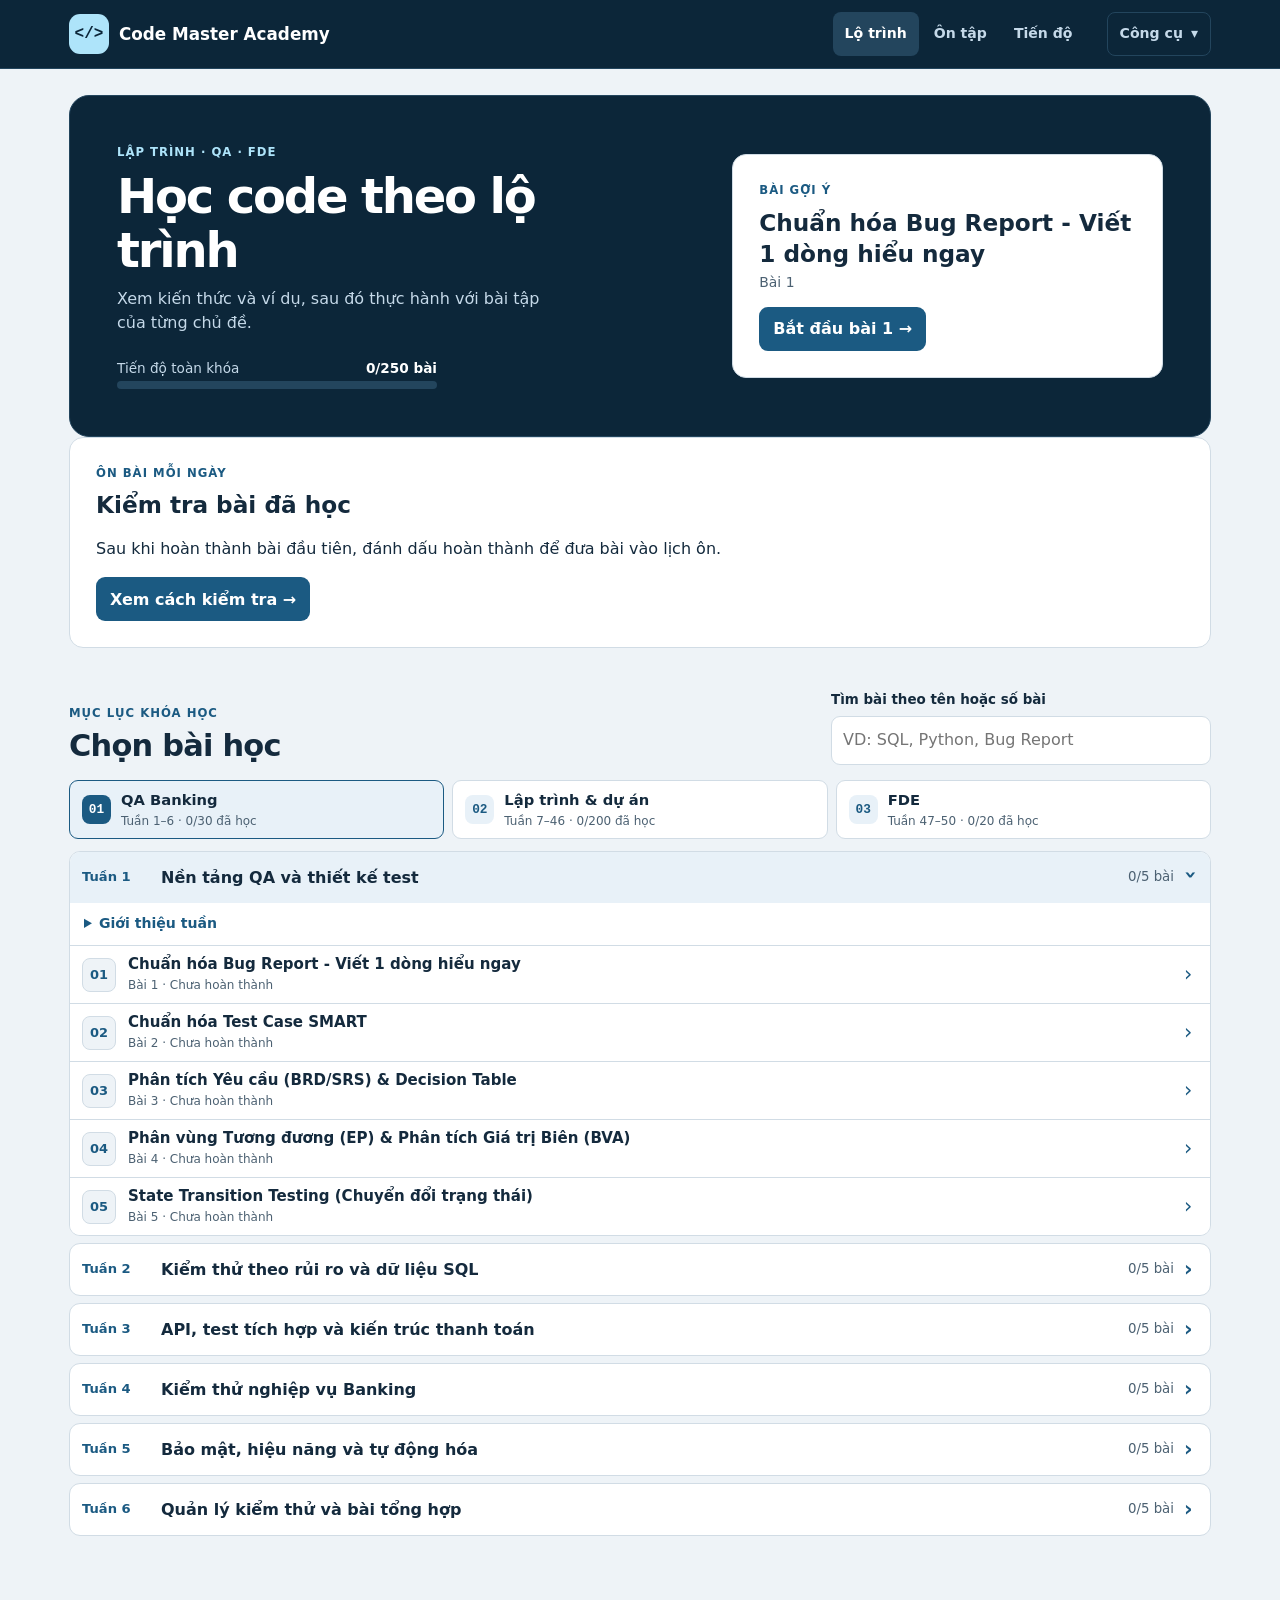
<file: index.html>
<!doctype html><html lang="vi"><head><meta charset="utf-8"><meta name="viewport" content="width=device-width,initial-scale=1"><meta name="theme-color" content="#071625"><link rel="manifest" href="manifest.webmanifest"><title>Code Master Academy · 50 tuần</title><style>*{box-sizing:border-box}body{margin:0;font:16px/1.6 system-ui,sans-serif;color:#18303d;background:#f3f8fb}header{background:linear-gradient(110deg,#e1f3f8,#c4e5ed);padding:22px 15px}header>div,main{max-width:1080px;margin:auto}h1{margin:0}h2{line-height:1.3}nav,.row{display:flex;gap:8px;flex-wrap:wrap}nav{margin-top:15px}button{background:#245c74;color:#fff;border:0;border-radius:10px;padding:10px 14px;font:inherit;cursor:pointer}button:hover{background:#17475d}button:focus-visible{outline:3px solid #9acfe4}.secondary{background:#dceef5;color:#24465a}.secondary:hover{background:#c7e3ee}main{padding:20px 14px 70px}.card{background:#fff;border:1px solid #d6e6ec;border-radius:15px;padding:18px;margin:12px 0}.grid{display:grid;grid-template-columns:repeat(auto-fill,minmax(265px,1fr));gap:12px}.grid .card{margin:0}.muted,small{color:#5c7380}.eyebrow{color:#28657d;font-weight:750;font-size:.78rem;letter-spacing:.06em;text-transform:uppercase}.navdays{display:flex;flex-wrap:wrap;gap:8px;margin:15px 0}.active{background:#183f53}.block{margin:10px 0;white-space:pre-wrap}.bullet{padding-left:18px;position:relative}.bullet:before{content:'•';position:absolute;left:4px}.number{padding-left:15px}.callout{background:#edf7fa;padding:12px;border-radius:10px}.subheading{font-weight:750;color:#20566e;margin-top:15px}pre{background:#142c39;color:#e6f6fb;padding:15px;border-radius:10px;white-space:pre-wrap;overflow-wrap:anywhere;overflow-x:auto}code{font-family:ui-monospace,SFMono-Regular,Consolas,monospace}textarea,input,select{width:100%;border:1px solid #bbd3df;border-radius:9px;padding:11px;font:inherit}textarea{min-height:150px}label{display:block;font-weight:650;margin:12px 0 5px}table{border-collapse:collapse;width:100%}td,th{border:1px solid #cddde5;padding:8px;text-align:left;vertical-align:top}th{background:#e8f3f7}.tablewrap{overflow-x:auto}details{padding:12px;background:#eef7fb;border-radius:9px;margin:8px 0}summary{cursor:pointer;font-weight:700}progress{width:100%;accent-color:#27637c}iframe{border:1px solid #cddde5;background:white;width:100%;min-height:180px;border-radius:8px}@media(max-width:550px){nav button{flex:1}.card{padding:13px}}
/* Dark navy theme v1: presentation only */
:root{color-scheme:dark;--dark-bg:#071625;--dark-card:#10283d;--dark-line:#29435a;--dark-text:#eef5fc;--dark-muted:#b2c6d8;--dark-gold:#f2c44d}
body{background:var(--dark-bg);color:var(--dark-text)}header{background:linear-gradient(120deg,#102b44,#071827);border-bottom:1px solid #34506a}h1,h2,h3,label{color:#f4f7fb}.card{background:var(--dark-card);border-color:var(--dark-line);box-shadow:0 3px 18px #0002}.muted,small{color:var(--dark-muted)}.eyebrow,.subheading{color:var(--dark-gold)}button{background:#254c69;color:#fff}button:hover,.active{background:#376786}.secondary{background:#203d55;color:#f4f8fc}.secondary:hover{background:#305573}.callout,details{background:#18354a;color:#eaf3fb}textarea,input,select{background:#0b2133;color:#f4f8fc;border-color:#47647c}th{background:#1b3c55;color:#fff}td,th{border-color:#38566b}pre{background:#06111e;color:#e6f6fb}progress{accent-color:var(--dark-gold)}a{color:#ffd66a}nav a.btn{background:#294b65!important;color:#fff!important;border:1px solid #55728a}nav a.btn:hover{background:#386682!important}button:focus-visible,a:focus-visible{outline:3px solid var(--dark-gold);outline-offset:2px}
</style><link rel="stylesheet" href="./study-style.css"><link rel="stylesheet" href="./learning-plus.css"><link rel="stylesheet" href="./guided-flow.css?v=32"></head><body data-academy="code"><header class="site-header"></header><main id="root"></main><script src="curriculum.js"></script><script src="fde-curriculum.js"></script><script src="qa-curriculum.js"></script><script src="./banking-qa-detail.js?v=29"></script><script src="./qa-from-zero.js?v=35"></script><script src="./two-app-deep-labs.js"></script><script src="./verified-code-lessons.js"></script><script src="./worked-code-examples.js"></script><script>
(function(){
  const d=window.CURRICULUM;
  if(!d||!Array.isArray(d.weeks))return;
  const qa=d.weeks.filter(w=>w.number>=45&&w.number<=50);
  const original=d.weeks.filter(w=>w.number>=1&&w.number<=40);
  const fde=d.weeks.filter(w=>w.number>=41&&w.number<=44);
  if(qa.length!==6||original.length!==40||fde.length!==4)return;
  const ordered=[...qa,...original,...fde];
  ordered.forEach((w,i)=>{w.number=i+1});
  d.weeks=ordered;
  window.prepareBankingStudy?.(ordered.flatMap(w => w.days));
})();
</script><script src="./qa-study-lessons.js?v=38"></script><script src="./code-study-lessons.js?v=37"></script><script>
const D=window.CURRICULUM,root=document.getElementById('root'),weeks=D.weeks,all=weeks.flatMap(w=>w.days.map(d=>({...d,week:w.number,weekTitle:w.title})));const KEY='code-master-40weeks-v1';let state;try{state=JSON.parse(localStorage.getItem(KEY)||'{}')}catch{state={}}state.done||={};state.notes||={};state.levels||={};const save=()=>localStorage.setItem(KEY,JSON.stringify(state));const esc=s=>String(s??'').replace(/[&<>"']/g,c=>({'&':'&amp;','<':'&lt;','>':'&gt;','"':'&quot;',"'":'&#39;'}[c]));let current=0;function renderBlocks(bs){return bs.map((b,i)=>{if(b.type==='table')return '<div class="tablewrap"><table>'+b.rows.map((r,i)=>'<tr>'+r.map(v=>'<'+(i?'td':'th')+'>'+esc(v)+'</'+(i?'td':'th')+'>').join('')+'</tr>').join('')+'</table></div>';let t=esc(b.text);if(b.type==='Code Block')return '<pre><code>'+t+'</code></pre>';if(b.type==='Callout')return '<div class="callout">'+t+'</div>';if(b.type.startsWith('Heading'))return '<h3>'+t+'</h3>';return '<div data-block-index="'+i+'" class="'+(b.type==='List Bullet'?'bullet':b.type==='List Number'?'number':'block')+'">'+t+'</div>'}).join('')}function overview(){root.innerHTML='<h2>Coursebook · mục tiêu & nguyên tắc</h2><div class="card">'+renderBlocks(D.overview)+'</div><h2>Checklists & Templates</h2><div class="card">'+renderBlocks(D.appendix)+'</div>'}function notes(){root.innerHTML='<h2>Sổ tay</h2><div class="card"><textarea id="general"></textarea><p><button onclick="state.notes.general=document.getElementById(\'general\').value;save();alert(\'Đã lưu\')">Lưu</button></p></div>';document.getElementById('general').value=state.notes.general||''}function progressView(){let n=all.filter(d=>state.done[d.id]).length;root.innerHTML='<h2>Tiến độ học tập</h2><div class="card"><h2>'+n+' / '+all.length+' bài</h2><progress value="'+n+'" max="'+all.length+'"></progress><p class="muted">Lưu trên thiết bị này, chưa đồng bộ đa thiết bị.</p><button onclick="exportData()">Sao lưu JSON</button><label>Khôi phục bản sao lưu</label><input type="file" accept="application/json" onchange="importData(this)"></div>'}function exportData(){let a=document.createElement('a');a.href=URL.createObjectURL(new Blob([JSON.stringify(state,null,2)],{type:'application/json'}));a.download='code-master-backup.json';a.click();setTimeout(()=>URL.revokeObjectURL(a.href),500)}async function importData(el){try{let x=JSON.parse(await el.files[0].text());if(!x||typeof x!=='object'||!x.done||!x.notes)throw Error('Sai định dạng');if(!confirm('Thay dữ liệu hiện tại?'))return;state=x;state.levels||={};save();progressView()}catch(e){alert('Không khôi phục được: '+e.message)}}if('serviceWorker'in navigator)navigator.serviceWorker.register('./sw.js', {updateViaCache:'none'}).catch(()=>{});
</script><script src="./study-upgrade.js?v=30"></script><script src="./travel-atlas.js"></script><script src="./learning-plus.js?v=34"></script><script src="./qa-starter.js?v=34"></script><script src="./daily-review.js?v=4"></script><script src="./lesson-definitions.js?v=1"></script><script src="./guided-flow.js?v=36"></script></body></html>
</file>
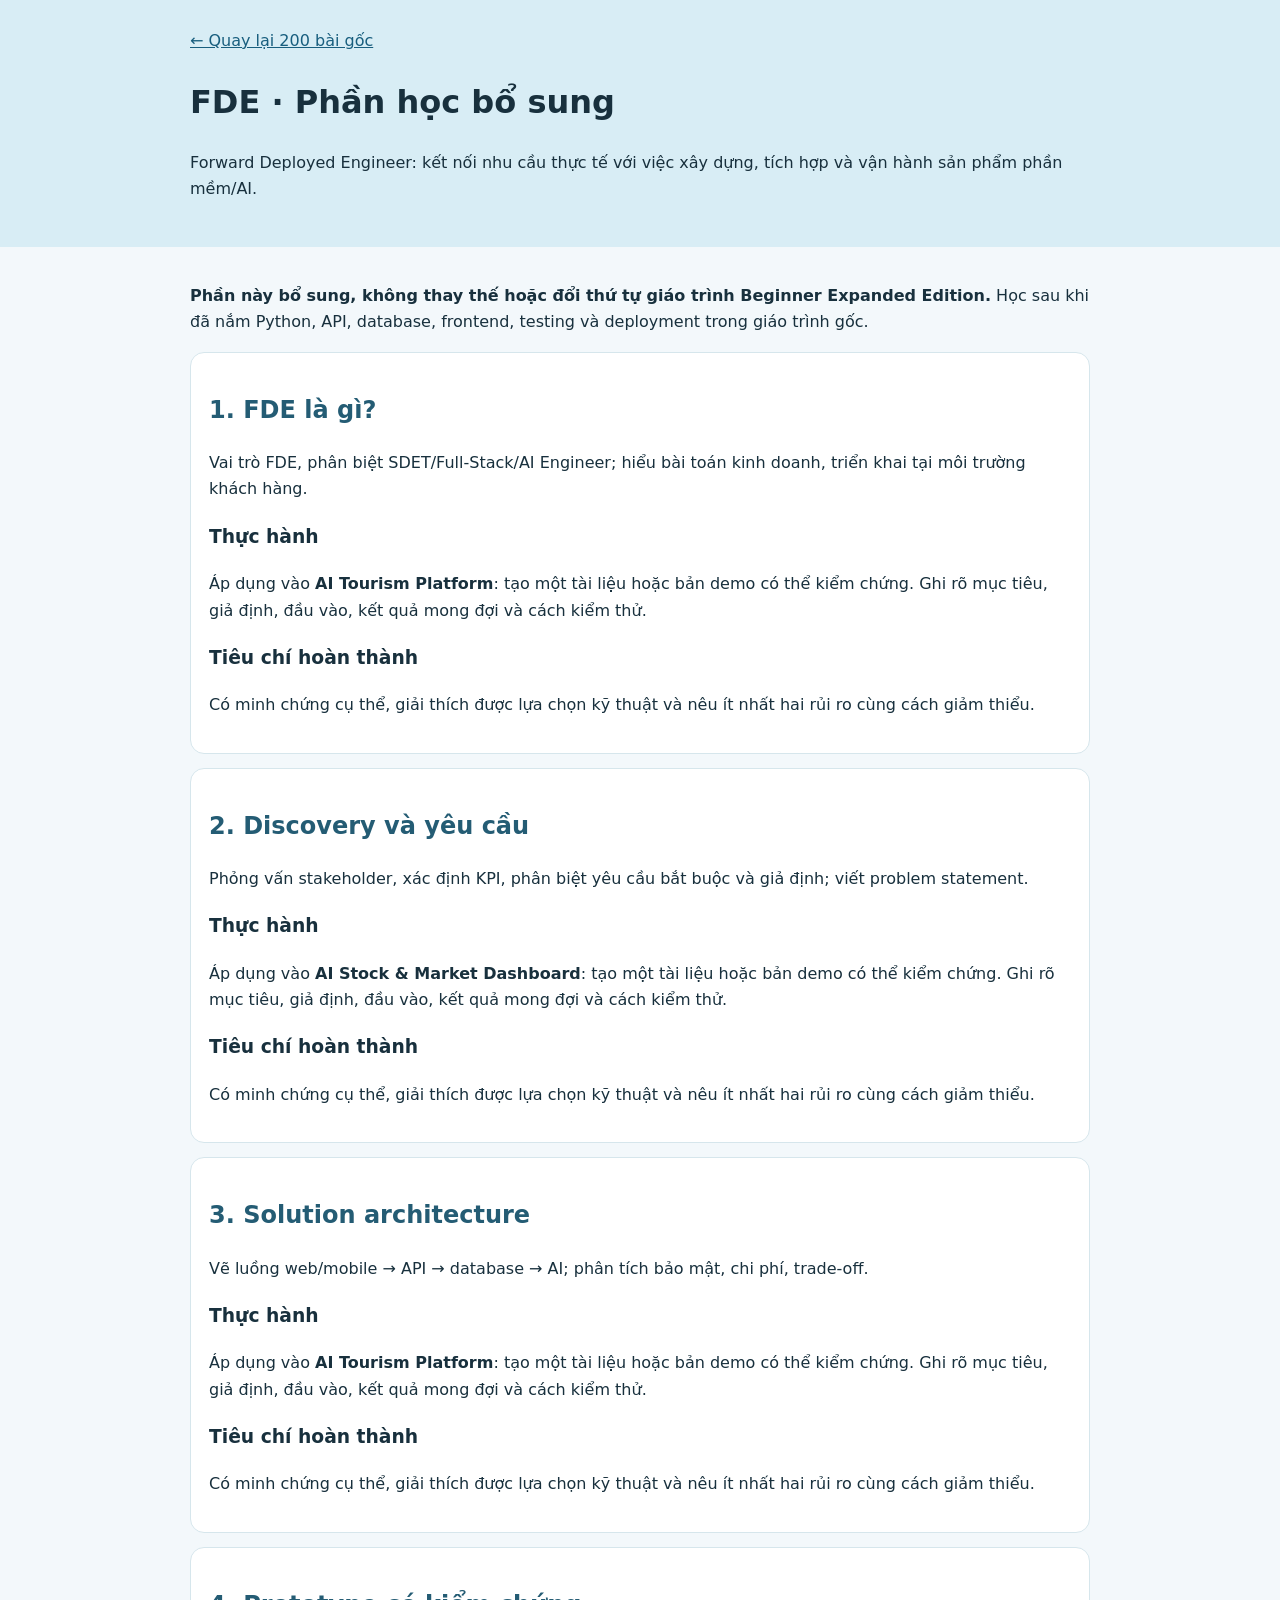
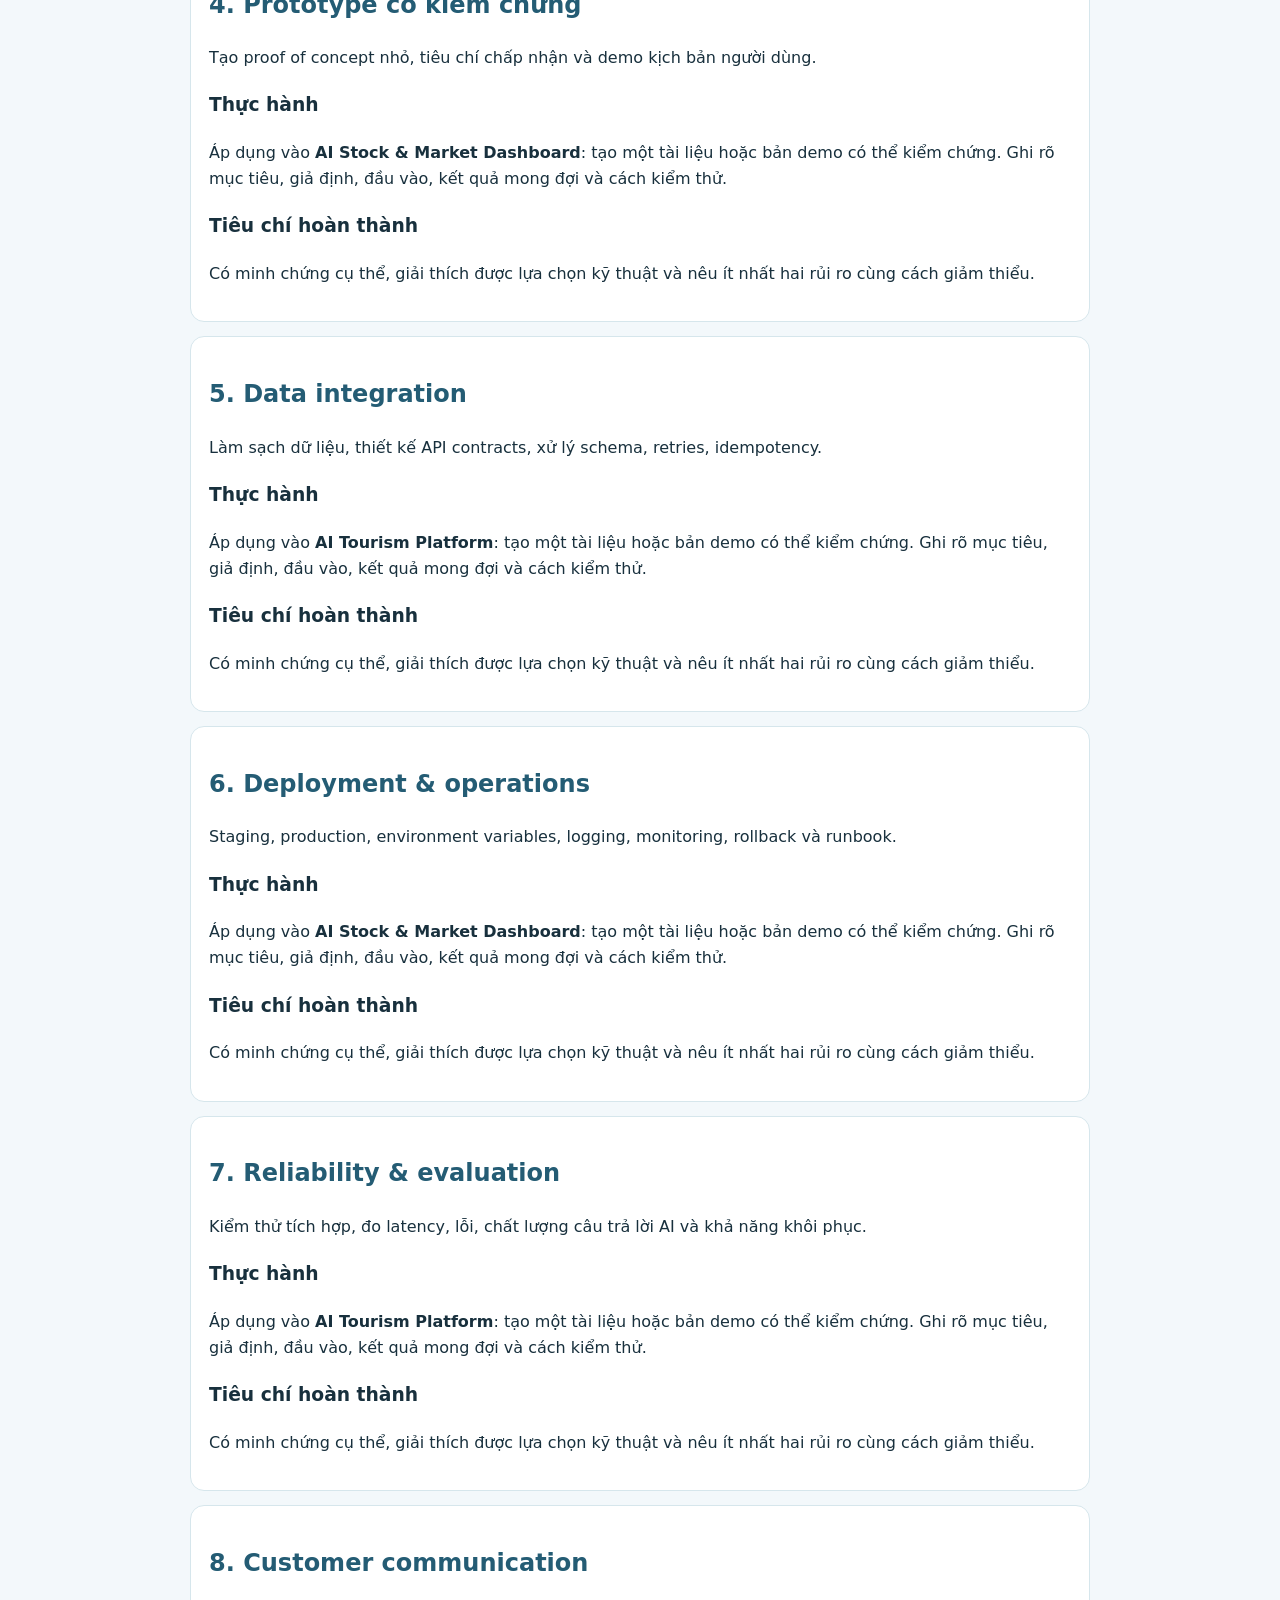
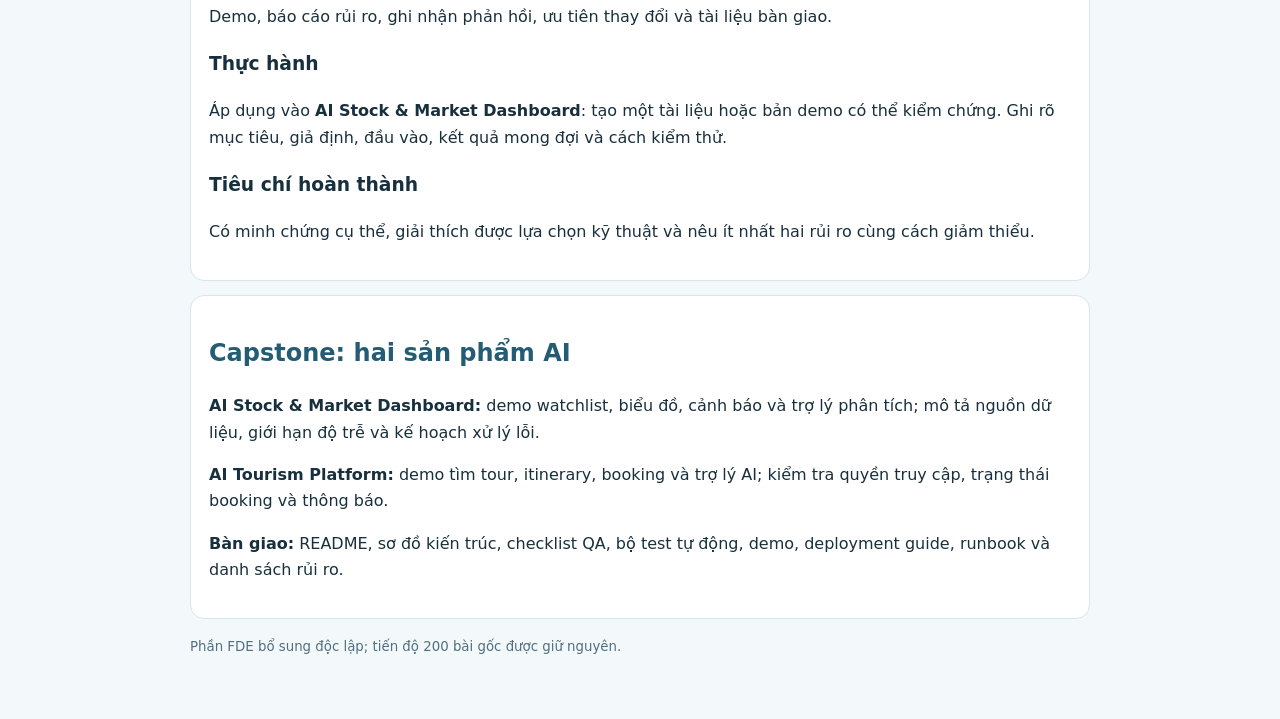
<file: fde.html>
<!doctype html><html lang="vi"><head><meta charset="utf-8"><meta name="viewport" content="width=device-width,initial-scale=1"><meta name="theme-color" content="#215b70"><title>FDE bổ sung · Code Master Academy</title><style>body{font:16px/1.65 system-ui,sans-serif;background:#f3f8fb;color:#18303d;margin:0}header{background:#d8edf5;padding:28px 18px}main,header>div{max-width:900px;margin:auto}main{padding:20px 16px 60px}section{background:white;border:1px solid #d6e6ec;border-radius:14px;padding:18px;margin:14px 0}h2{color:#245c74}a{color:#185e7e}small{color:#526f7f}</style></head><body><header><div><a href="./">← Quay lại 200 bài gốc</a><h1>FDE · Phần học bổ sung</h1><p>Forward Deployed Engineer: kết nối nhu cầu thực tế với việc xây dựng, tích hợp và vận hành sản phẩm phần mềm/AI.</p></div></header><main><p><strong>Phần này bổ sung, không thay thế hoặc đổi thứ tự giáo trình Beginner Expanded Edition.</strong> Học sau khi đã nắm Python, API, database, frontend, testing và deployment trong giáo trình gốc.</p><section><h2>1. FDE là gì?</h2><p>Vai trò FDE, phân biệt SDET/Full-Stack/AI Engineer; hiểu bài toán kinh doanh, triển khai tại môi trường khách hàng.</p><h3>Thực hành</h3><p>Áp dụng vào <strong>AI Tourism Platform</strong>: tạo một tài liệu hoặc bản demo có thể kiểm chứng. Ghi rõ mục tiêu, giả định, đầu vào, kết quả mong đợi và cách kiểm thử.</p><h3>Tiêu chí hoàn thành</h3><p>Có minh chứng cụ thể, giải thích được lựa chọn kỹ thuật và nêu ít nhất hai rủi ro cùng cách giảm thiểu.</p></section>
<section><h2>2. Discovery và yêu cầu</h2><p>Phỏng vấn stakeholder, xác định KPI, phân biệt yêu cầu bắt buộc và giả định; viết problem statement.</p><h3>Thực hành</h3><p>Áp dụng vào <strong>AI Stock & Market Dashboard</strong>: tạo một tài liệu hoặc bản demo có thể kiểm chứng. Ghi rõ mục tiêu, giả định, đầu vào, kết quả mong đợi và cách kiểm thử.</p><h3>Tiêu chí hoàn thành</h3><p>Có minh chứng cụ thể, giải thích được lựa chọn kỹ thuật và nêu ít nhất hai rủi ro cùng cách giảm thiểu.</p></section>
<section><h2>3. Solution architecture</h2><p>Vẽ luồng web/mobile → API → database → AI; phân tích bảo mật, chi phí, trade-off.</p><h3>Thực hành</h3><p>Áp dụng vào <strong>AI Tourism Platform</strong>: tạo một tài liệu hoặc bản demo có thể kiểm chứng. Ghi rõ mục tiêu, giả định, đầu vào, kết quả mong đợi và cách kiểm thử.</p><h3>Tiêu chí hoàn thành</h3><p>Có minh chứng cụ thể, giải thích được lựa chọn kỹ thuật và nêu ít nhất hai rủi ro cùng cách giảm thiểu.</p></section>
<section><h2>4. Prototype có kiểm chứng</h2><p>Tạo proof of concept nhỏ, tiêu chí chấp nhận và demo kịch bản người dùng.</p><h3>Thực hành</h3><p>Áp dụng vào <strong>AI Stock & Market Dashboard</strong>: tạo một tài liệu hoặc bản demo có thể kiểm chứng. Ghi rõ mục tiêu, giả định, đầu vào, kết quả mong đợi và cách kiểm thử.</p><h3>Tiêu chí hoàn thành</h3><p>Có minh chứng cụ thể, giải thích được lựa chọn kỹ thuật và nêu ít nhất hai rủi ro cùng cách giảm thiểu.</p></section>
<section><h2>5. Data integration</h2><p>Làm sạch dữ liệu, thiết kế API contracts, xử lý schema, retries, idempotency.</p><h3>Thực hành</h3><p>Áp dụng vào <strong>AI Tourism Platform</strong>: tạo một tài liệu hoặc bản demo có thể kiểm chứng. Ghi rõ mục tiêu, giả định, đầu vào, kết quả mong đợi và cách kiểm thử.</p><h3>Tiêu chí hoàn thành</h3><p>Có minh chứng cụ thể, giải thích được lựa chọn kỹ thuật và nêu ít nhất hai rủi ro cùng cách giảm thiểu.</p></section>
<section><h2>6. Deployment &amp; operations</h2><p>Staging, production, environment variables, logging, monitoring, rollback và runbook.</p><h3>Thực hành</h3><p>Áp dụng vào <strong>AI Stock & Market Dashboard</strong>: tạo một tài liệu hoặc bản demo có thể kiểm chứng. Ghi rõ mục tiêu, giả định, đầu vào, kết quả mong đợi và cách kiểm thử.</p><h3>Tiêu chí hoàn thành</h3><p>Có minh chứng cụ thể, giải thích được lựa chọn kỹ thuật và nêu ít nhất hai rủi ro cùng cách giảm thiểu.</p></section>
<section><h2>7. Reliability &amp; evaluation</h2><p>Kiểm thử tích hợp, đo latency, lỗi, chất lượng câu trả lời AI và khả năng khôi phục.</p><h3>Thực hành</h3><p>Áp dụng vào <strong>AI Tourism Platform</strong>: tạo một tài liệu hoặc bản demo có thể kiểm chứng. Ghi rõ mục tiêu, giả định, đầu vào, kết quả mong đợi và cách kiểm thử.</p><h3>Tiêu chí hoàn thành</h3><p>Có minh chứng cụ thể, giải thích được lựa chọn kỹ thuật và nêu ít nhất hai rủi ro cùng cách giảm thiểu.</p></section>
<section><h2>8. Customer communication</h2><p>Demo, báo cáo rủi ro, ghi nhận phản hồi, ưu tiên thay đổi và tài liệu bàn giao.</p><h3>Thực hành</h3><p>Áp dụng vào <strong>AI Stock & Market Dashboard</strong>: tạo một tài liệu hoặc bản demo có thể kiểm chứng. Ghi rõ mục tiêu, giả định, đầu vào, kết quả mong đợi và cách kiểm thử.</p><h3>Tiêu chí hoàn thành</h3><p>Có minh chứng cụ thể, giải thích được lựa chọn kỹ thuật và nêu ít nhất hai rủi ro cùng cách giảm thiểu.</p></section><section><h2>Capstone: hai sản phẩm AI</h2><p><strong>AI Stock & Market Dashboard:</strong> demo watchlist, biểu đồ, cảnh báo và trợ lý phân tích; mô tả nguồn dữ liệu, giới hạn độ trễ và kế hoạch xử lý lỗi.</p><p><strong>AI Tourism Platform:</strong> demo tìm tour, itinerary, booking và trợ lý AI; kiểm tra quyền truy cập, trạng thái booking và thông báo.</p><p><strong>Bàn giao:</strong> README, sơ đồ kiến trúc, checklist QA, bộ test tự động, demo, deployment guide, runbook và danh sách rủi ro.</p></section><small>Phần FDE bổ sung độc lập; tiến độ 200 bài gốc được giữ nguyên.</small></main></body></html>
</file>
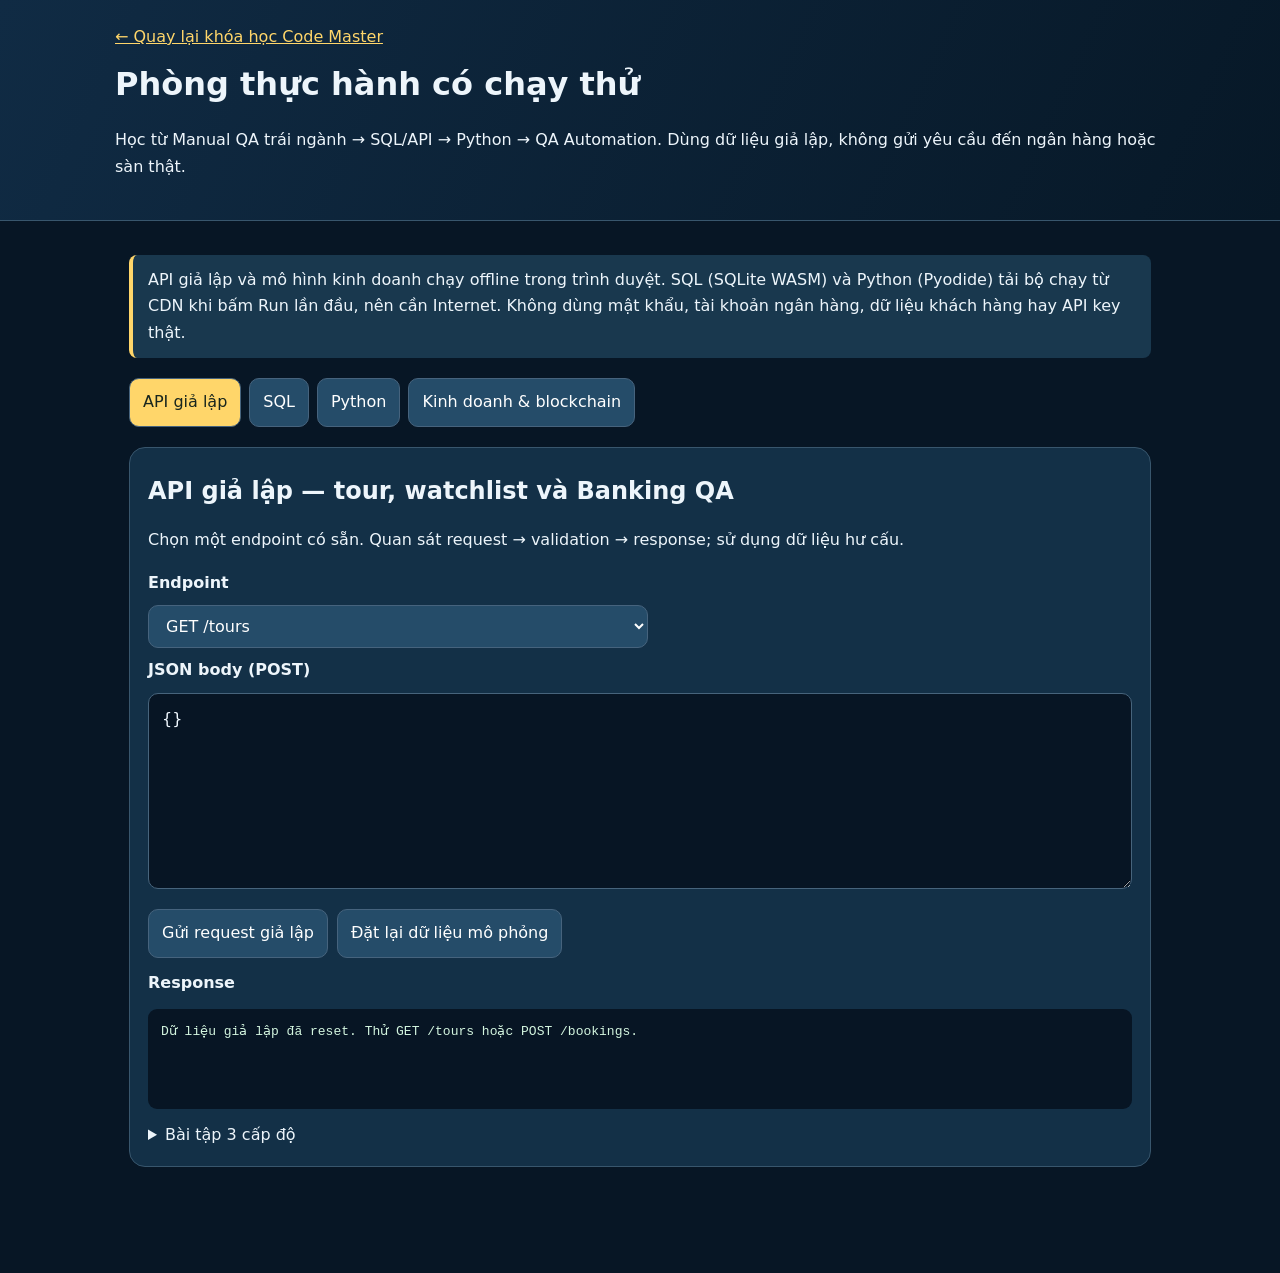
<file: lab.html>
<!doctype html>
<html lang="vi"><head><meta charset="utf-8"><meta name="viewport" content="width=device-width,initial-scale=1"><meta name="theme-color" content="#071625"><title>Phòng thực hành · Code Master Academy</title><link rel="manifest" href="./manifest.webmanifest"><link rel="stylesheet" href="./study-style.css"><link rel="stylesheet" href="./learning-plus.css">
<style>
:root{color-scheme:dark;--ux-panel:#133047;--ux-soft:#19384e;--ux-accent:#ffd66a;--ux-border:#38566d;--ux-base:#071625;--ux-ink:#edf5fb;--ux-muted:#c3d0dc}
*{box-sizing:border-box}body{margin:0;background:#071625;color:#edf5fb;font:16px/1.65 system-ui,-apple-system,sans-serif}header{padding:24px 16px;background:linear-gradient(115deg,#102b44,#071827);border-bottom:1px solid #38566d}header>div,main{max-width:1050px;margin:auto}main{padding:18px 14px 90px}a{color:#ffd66a}h1{margin:8px 0}h2{margin:6px 0 14px}button,select{font:inherit;background:#254c69;color:#fff;border:1px solid #46637d;border-radius:10px;padding:10px 13px;cursor:pointer}button:hover{background:#376786}button:disabled{opacity:.5;cursor:wait}textarea,input{background:#071524;color:#eef7ff;border:1px solid #46637d;border-radius:10px;padding:11px;font:inherit}input{width:100%}label{display:block;margin:9px 0;font-weight:650}.tabbar{display:flex;gap:8px;flex-wrap:wrap;margin:20px 0}.tabbar button[aria-selected=true]{background:#ffd66a;color:#17251d}.pane[hidden]{display:none}.lp-panel{margin:16px 0}pre{white-space:pre-wrap;overflow-wrap:anywhere}ul{padding-left:22px}@media(max-width:640px){.tabbar{display:grid;grid-template-columns:1fr 1fr}.tabbar button{font-size:.87rem;padding:9px 7px}.lp-code{font-size:13px}}
</style></head><body><header><div><a href="./">← Quay lại khóa học Code Master</a><h1>Phòng thực hành có chạy thử</h1><p>Học từ Manual QA trái ngành → SQL/API → Python → QA Automation. Dùng dữ liệu giả lập, không gửi yêu cầu đến ngân hàng hoặc sàn thật.</p></div></header><main><p class="lp-hint">API giả lập và mô hình kinh doanh chạy offline trong trình duyệt. SQL (SQLite WASM) và Python (Pyodide) tải bộ chạy từ CDN khi bấm Run lần đầu, nên cần Internet. Không dùng mật khẩu, tài khoản ngân hàng, dữ liệu khách hàng hay API key thật.</p>
<div class="tabbar" role="tablist" aria-label="Loại phòng thực hành">
<button data-pane="api" role="tab" aria-selected="true">API giả lập</button><button data-pane="sql" role="tab" aria-selected="false">SQL</button><button data-pane="python" role="tab" aria-selected="false">Python</button><button data-pane="business" role="tab" aria-selected="false">Kinh doanh & blockchain</button></div>
<section id="pane-api" class="pane"><div class="lp-panel"><h2>API giả lập — tour, watchlist và Banking QA</h2><p>Chọn một endpoint có sẵn. Quan sát request → validation → response; sử dụng dữ liệu hư cấu.</p>
<label for="api-endpoint">Endpoint</label><select id="api-endpoint"><option value="GET /tours">GET /tours</option><option value="POST /bookings">POST /bookings</option><option value="GET /stocks">GET /stocks</option><option value="POST /watchlist">POST /watchlist</option><option value="GET /banking/transactions">GET /banking/transactions</option><option value="POST /banking/transfers">POST /banking/transfers (mô phỏng, không chuyển tiền)</option></select><label for="api-body">JSON body (POST)</label><textarea id="api-body" class="lp-code" rows="7"></textarea><div class="lp-row"><button id="api-run">Gửi request giả lập</button><button id="api-reset" class="secondary">Đặt lại dữ liệu mô phỏng</button></div><label>Response</label><pre id="api-out" class="lp-run-output" aria-live="polite">Chưa gửi request.</pre><details><summary>Bài tập 3 cấp độ</summary><ul><li>Cơ bản: chạy GET /tours, giải thích status 200, JSON và dữ liệu giá.</li><li>Trung cấp: thử POST /bookings với guests=0, guests=2, guests lớn hơn số chỗ.</li><li>Nâng cao Banking QA: thử cùng idempotency_key hai lần, kiểm tra transaction không tạo trùng, phân biệt lỗi 400 và 409.</li></ul></details></div></section>
<section id="pane-sql" class="pane" hidden><div class="lp-panel"><h2>SQL sandbox — SQLite trong trình duyệt</h2><p>Thực thi SQL bằng SQLite trong trình duyệt trên dữ liệu mẫu của du lịch, cổ phiếu và Banking. Lần đầu mở máy chạy SQL cần có mạng để tải SQLite.</p><details><summary>Bảng và dữ liệu cho bài QA Banking</summary>
<ul>
<li><code>customers(customer_id, full_name, phone_number)</code> và <code>accounts(account_no, customer_id, balance, status)</code></li>
<li><code>transactions(trans_id, account_no, amount, trans_type, created_at, status, client_ref)</code> và <code>ledger_entries(trans_id, entry_type, amount, currency)</code></li>
<li><code>applications(id, status, approved_limit)</code> và <code>credit_limits(id, application_id, amount)</code></li>
</ul>
<p>Dùng ngày giả lập 10/01/2026 cho bài lọc giao dịch. Tham chiếu LAB-R17 đi với bút toán mẫu của bài đối soát. Bài phát hành thẻ có sẵn ca thiếu, trùng và lệch hạn mức.</p>
</details><label for="sql-sample">Bài mẫu</label><select id="sql-sample"><option value="simple">SELECT cơ bản</option><option value="join">JOIN booking và tour</option><option value="group">GROUP BY và HAVING</option><option value="bank">Banking transactions</option><option value="integrity">Constraints và dữ liệu lỗi</option></select><label for="sql-code">Câu lệnh SQL</label><textarea id="sql-code" class="lp-code" spellcheck="false"></textarea><div class="lp-row"><button id="sql-run">Chạy SQL</button><button id="sql-reset" class="secondary">Reset database mẫu</button></div><pre id="sql-out" class="lp-run-output" aria-live="polite">Nhấn Chạy SQL để tải SQLite.</pre><details><summary>Cách tự kiểm tra</summary><ul><li>SELECT: giải thích cột nào được trả về và tại sao.</li><li>JOIN: so sánh INNER JOIN với LEFT JOIN.</li><li>Aggregate: tính tổng doanh thu đặt tour mẫu và giao dịch đã thành công.</li><li>Constraints: thử thêm tour có price âm trong dữ liệu thử; giải thích lỗi CHECK.</li></ul></details></div></section>
<section id="pane-python" class="pane" hidden><div class="lp-panel"><h2>Python lab — từ biến, hàm đến assert</h2><p>Chạy Python thật qua Pyodide (WASM). Có thể tải chậm lần đầu; không hỗ trợ kết nối backend thật. Nút Dừng sẽ khởi tạo lại môi trường nếu code chạy lâu.</p><label for="py-sample">Bài mẫu</label><select id="py-sample"><option value="basic">Biến và phép tính</option><option value="function">Hàm tính giá tour</option><option value="qa">Python QA / assert</option><option value="finance">Dữ liệu giá mẫu</option></select><label for="py-code">Code Python</label><textarea id="py-code" class="lp-code" spellcheck="false"></textarea><div class="lp-row"><button id="py-run">Chạy Python</button><button id="py-stop" class="secondary">Dừng / reset</button></div><pre id="py-out" class="lp-run-output" aria-live="polite">Nhấn Chạy Python để tải môi trường.</pre><details><summary>Lộ trình luyện 3 cấp độ</summary><ul><li>Cơ bản: thay giá, biến, print và quan sát output.</li><li>Trung cấp: viết hàm tổng giá tour theo số khách, kiểm tra khách=0.</li><li>Nâng cao: viết 3 hàm test dùng assert cho watchlist hoặc booking.</li></ul></details></div></section>
<section id="pane-business" class="pane" hidden><div class="lp-panel"><h2>Tour economics — đơn vị VNĐ, dữ liệu minh họa</h2><p>Không phải dự báo doanh thu thật. Nhập số lượt đặt, giá tour, chi phí và hoa hồng giả lập.</p><div class="lp-form"><label>Đơn giá mỗi khách<input id="biz-price" inputmode="decimal" type="number" min="0" value="900000"></label><label>Số khách<input id="biz-guests" inputmode="numeric" type="number" min="0" value="8"></label><label>Tổng chi phí vận hành<input id="biz-cost" inputmode="decimal" type="number" min="0" value="4300000"></label><label>Hoa hồng (%)<input id="biz-commission" inputmode="decimal" type="number" min="0" max="100" value="12"></label></div><button id="biz-run">Tính kinh tế tour</button><pre class="lp-run-output" id="biz-out"></pre></div><div class="lp-panel"><h2>Blockchain — mô phỏng ledger hash-linked</h2><p>Mô hình giúp hiểu hash và sửa đổi dữ liệu; đây không phải blockchain sản xuất, ví tài sản số hay công cụ giao dịch.</p><label>Nội dung giao dịch giả lập<input id="chain-data" placeholder="Ví dụ: BOOKING-DEMO-001 confirmed"></label><div class="lp-row"><button id="chain-add">Thêm block mẫu</button><button id="chain-tamper" class="secondary">Mô phỏng sửa dữ liệu block đầu</button><button id="chain-verify" class="secondary">Kiểm tra liên kết hash</button></div><pre class="lp-run-output" id="chain-out">Chưa có block.</pre></div></section>
</main><script src="./lab-engine.js?v=32"></script></body></html>
</file>
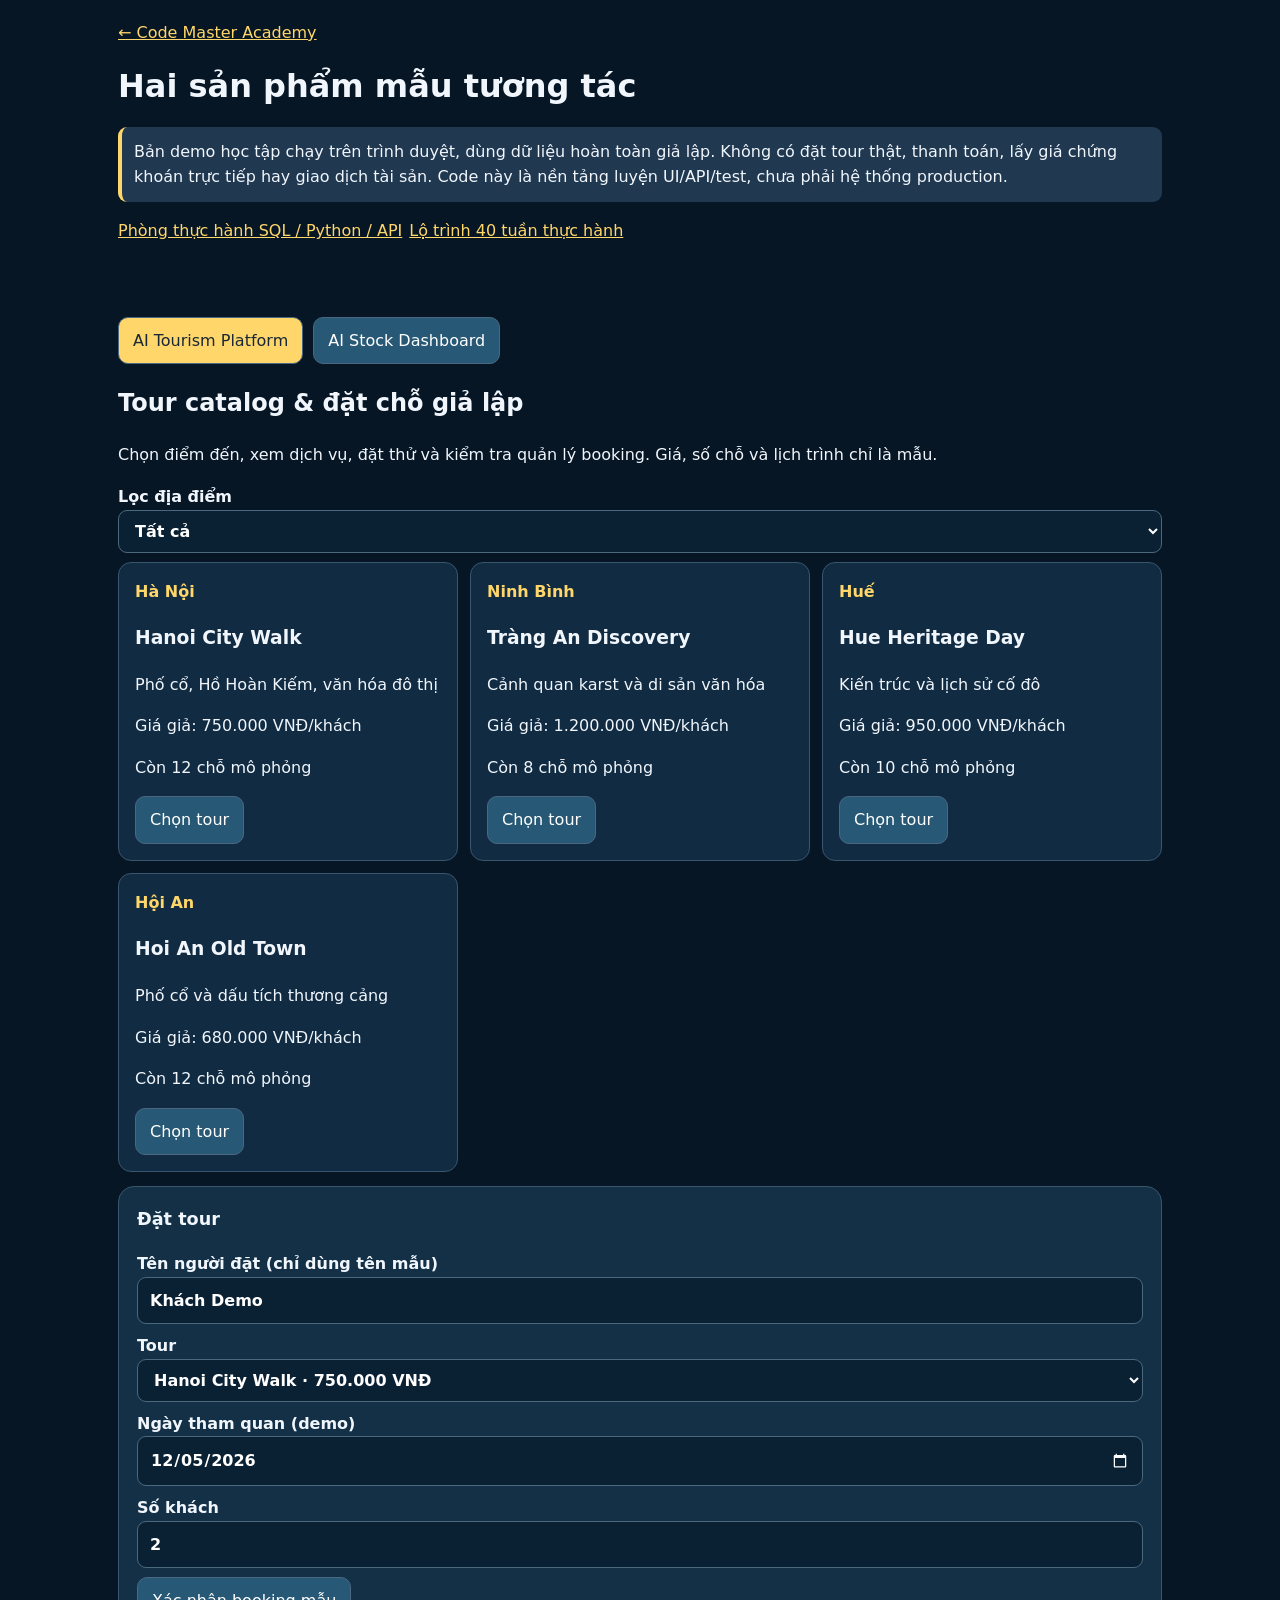
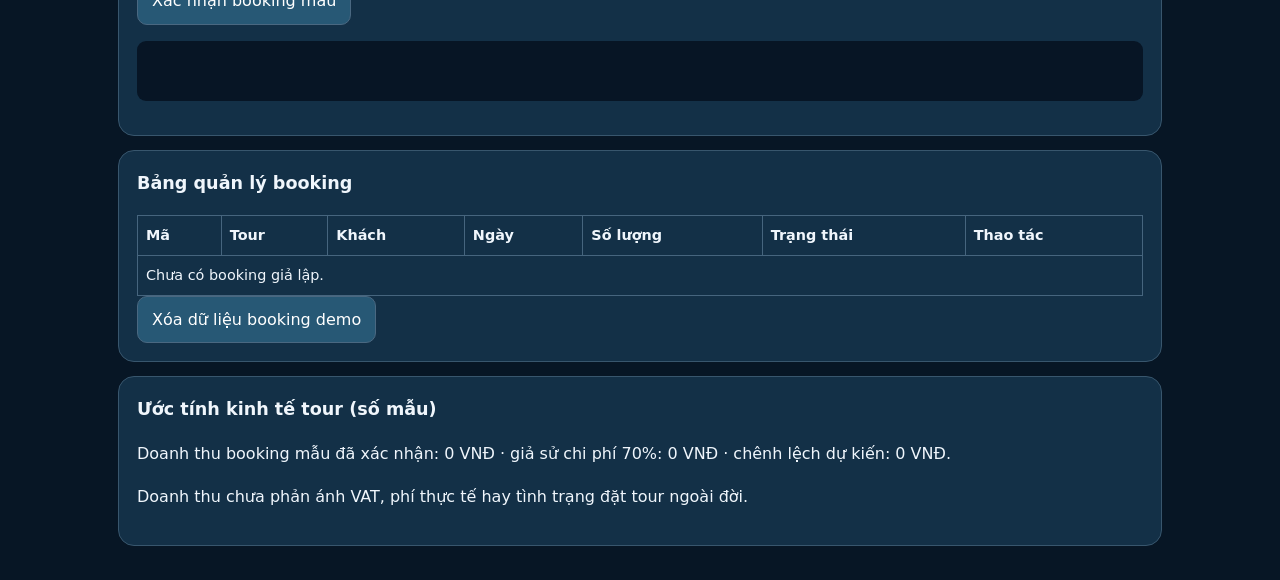
<file: product-demo.html>
<!doctype html><html lang="vi"><head><meta charset="utf-8"><meta name="viewport" content="width=device-width,initial-scale=1"><meta name="theme-color" content="#071625"><link rel="stylesheet" href="./learning-plus.css"><title>Demo sản phẩm · Code Master</title><style>:root{color-scheme:dark;--ux-panel:#133047;--ux-soft:#19384e;--ux-accent:#ffd66a;--ux-border:#38566d;--ux-base:#071625;--ux-ink:#edf5fb;--ux-muted:#c3d0dc}*{box-sizing:border-box}body{background:#071625;color:#f0f6fc;font:16px/1.6 system-ui;margin:0}header,main{padding:20px clamp(14px,3vw,28px);max-width:1100px;margin:auto}a{color:#ffd66a}button{background:#275875;color:#fff;border:1px solid #4a6881;border-radius:10px;padding:10px 14px;font:inherit;cursor:pointer}button:hover{background:#3a6c89}button.active{background:#ffd66a;color:#182837}input,select,textarea{background:#0a2033;color:white;border:1px solid #4b687d;border-radius:9px;padding:10px 12px;font:inherit;width:100%}label{display:block;margin:9px 0;font-weight:600}.tabs,.row{display:flex;gap:10px;flex-wrap:wrap}.tabs{margin:18px 0}.panels[hidden]{display:none}.grid{display:grid;grid-template-columns:repeat(auto-fit,minmax(min(100%,270px),1fr));gap:12px}.card{background:#112b42;border:1px solid #38566d;border-radius:13px;padding:16px}.muted{color:#bad0df}.notice{background:#203850;border-left:4px solid #ffd66a;padding:12px;border-radius:9px}.status{white-space:pre-wrap;background:#071525;border-radius:9px;padding:12px;min-height:60px}table{border-collapse:collapse;width:100%;font-size:.9rem}td,th{border:1px solid #46657e;text-align:left;padding:8px}.scroll{overflow-x:auto}nav{display:flex;gap:10px;flex-wrap:wrap;margin:15px 0}h1{line-height:1.2}.flag{color:#ffd66a;font-weight:750}</style></head><body><header><a href="./">← Code Master Academy</a><h1>Hai sản phẩm mẫu tương tác</h1><p class="notice">Bản demo học tập chạy trên trình duyệt, dùng dữ liệu hoàn toàn giả lập. Không có đặt tour thật, thanh toán, lấy giá chứng khoán trực tiếp hay giao dịch tài sản. Code này là nền tảng luyện UI/API/test, chưa phải hệ thống production.</p><nav><a href="./lab.html">Phòng thực hành SQL / Python / API</a><a href="./projects.html">Lộ trình 40 tuần thực hành</a></nav></header><main><div class="tabs"><button data-tab="tour" class="active">AI Tourism Platform</button><button data-tab="stock">AI Stock Dashboard</button></div><section id="panel-tour" class="panels"><h2>Tour catalog & đặt chỗ giả lập</h2><p>Chọn điểm đến, xem dịch vụ, đặt thử và kiểm tra quản lý booking. Giá, số chỗ và lịch trình chỉ là mẫu.</p><label>Lọc địa điểm<select id="destination"><option value="all">Tất cả</option><option value="Hà Nội">Hà Nội</option><option value="Ninh Bình">Ninh Bình</option><option value="Huế">Huế</option><option value="Hội An">Hội An</option></select></label><div class="grid" id="tour-cards"></div><div class="lp-panel"><h3>Đặt tour</h3><form id="booking-form"><label>Tên người đặt (chỉ dùng tên mẫu)<input id="customer" required minlength="2" maxlength="80" value="Khách Demo"></label><label>Tour<select id="tour-option"></select></label><label>Ngày tham quan (demo)<input id="depart-date" type="date" required></label><label>Số khách<input id="guest-count" type="number" min="1" max="12" required value="2"></label><button type="submit">Xác nhận booking mẫu</button></form><p class="status" id="booking-status" aria-live="polite"></p></div><div class="lp-panel"><h3>Bảng quản lý booking</h3><div class="scroll"><table><thead><tr><th>Mã</th><th>Tour</th><th>Khách</th><th>Ngày</th><th>Số lượng</th><th>Trạng thái</th><th>Thao tác</th></tr></thead><tbody id="bookings"></tbody></table></div><button id="clear-bookings">Xóa dữ liệu booking demo</button></div><div class="lp-panel"><h3>Ước tính kinh tế tour (số mẫu)</h3><p id="tour-business"></p><p>Doanh thu chưa phản ánh VAT, phí thực tế hay tình trạng đặt tour ngoài đời.</p></div></section><section id="panel-stock" class="panels" hidden><h2>Watchlist, biểu đồ & cảnh báo trên dữ liệu mẫu</h2><p class="muted">Không dùng cho quyết định đầu tư. Tất cả mã, giá và lịch sử là dữ liệu minh họa nhân tạo.</p><div class="grid" id="stock-cards"></div><div class="lp-panel"><h3>Watchlist</h3><label>Thêm mã demo<select id="add-stock"><option>DEMO-A</option><option>DEMO-B</option><option>DEMO-C</option></select></label><button id="watch-add">Thêm watchlist</button><div id="watch-list"></div></div><div class="lp-panel"><h3>Biểu đồ giá theo thời điểm mô phỏng</h3><label>Chọn mã<select id="chart-stock"><option>DEMO-A</option><option>DEMO-B</option><option>DEMO-C</option></select></label><svg id="stock-chart" viewBox="0 0 640 240" style="max-width:100%;height:auto;background:#071525;border-radius:10px" role="img" aria-label="Biểu đồ dữ liệu giá giả lập"></svg><p id="chart-summary"></p></div><div class="lp-panel"><h3>Cảnh báo giá giả lập</h3><label>Mã<select id="alert-symbol"><option>DEMO-A</option><option>DEMO-B</option><option>DEMO-C</option></select></label><label>Ngưỡng tối thiểu (giá demo)<input type="number" id="alert-target" value="105" min="1" step="0.1"></label><button id="alert-check">Kiểm tra cảnh báo</button><p class="status" id="alert-result"></p></div><div class="lp-panel"><h3>Giải thích dữ liệu (không dùng AI mạng)</h3><p id="stock-explanation">Chọn mã trên biểu đồ để xem cách diễn giải tính toán, giới hạn dữ liệu và các câu hỏi cần xác minh.</p></div></section></main><script src="./product-demo.js"></script></body></html>
</file>
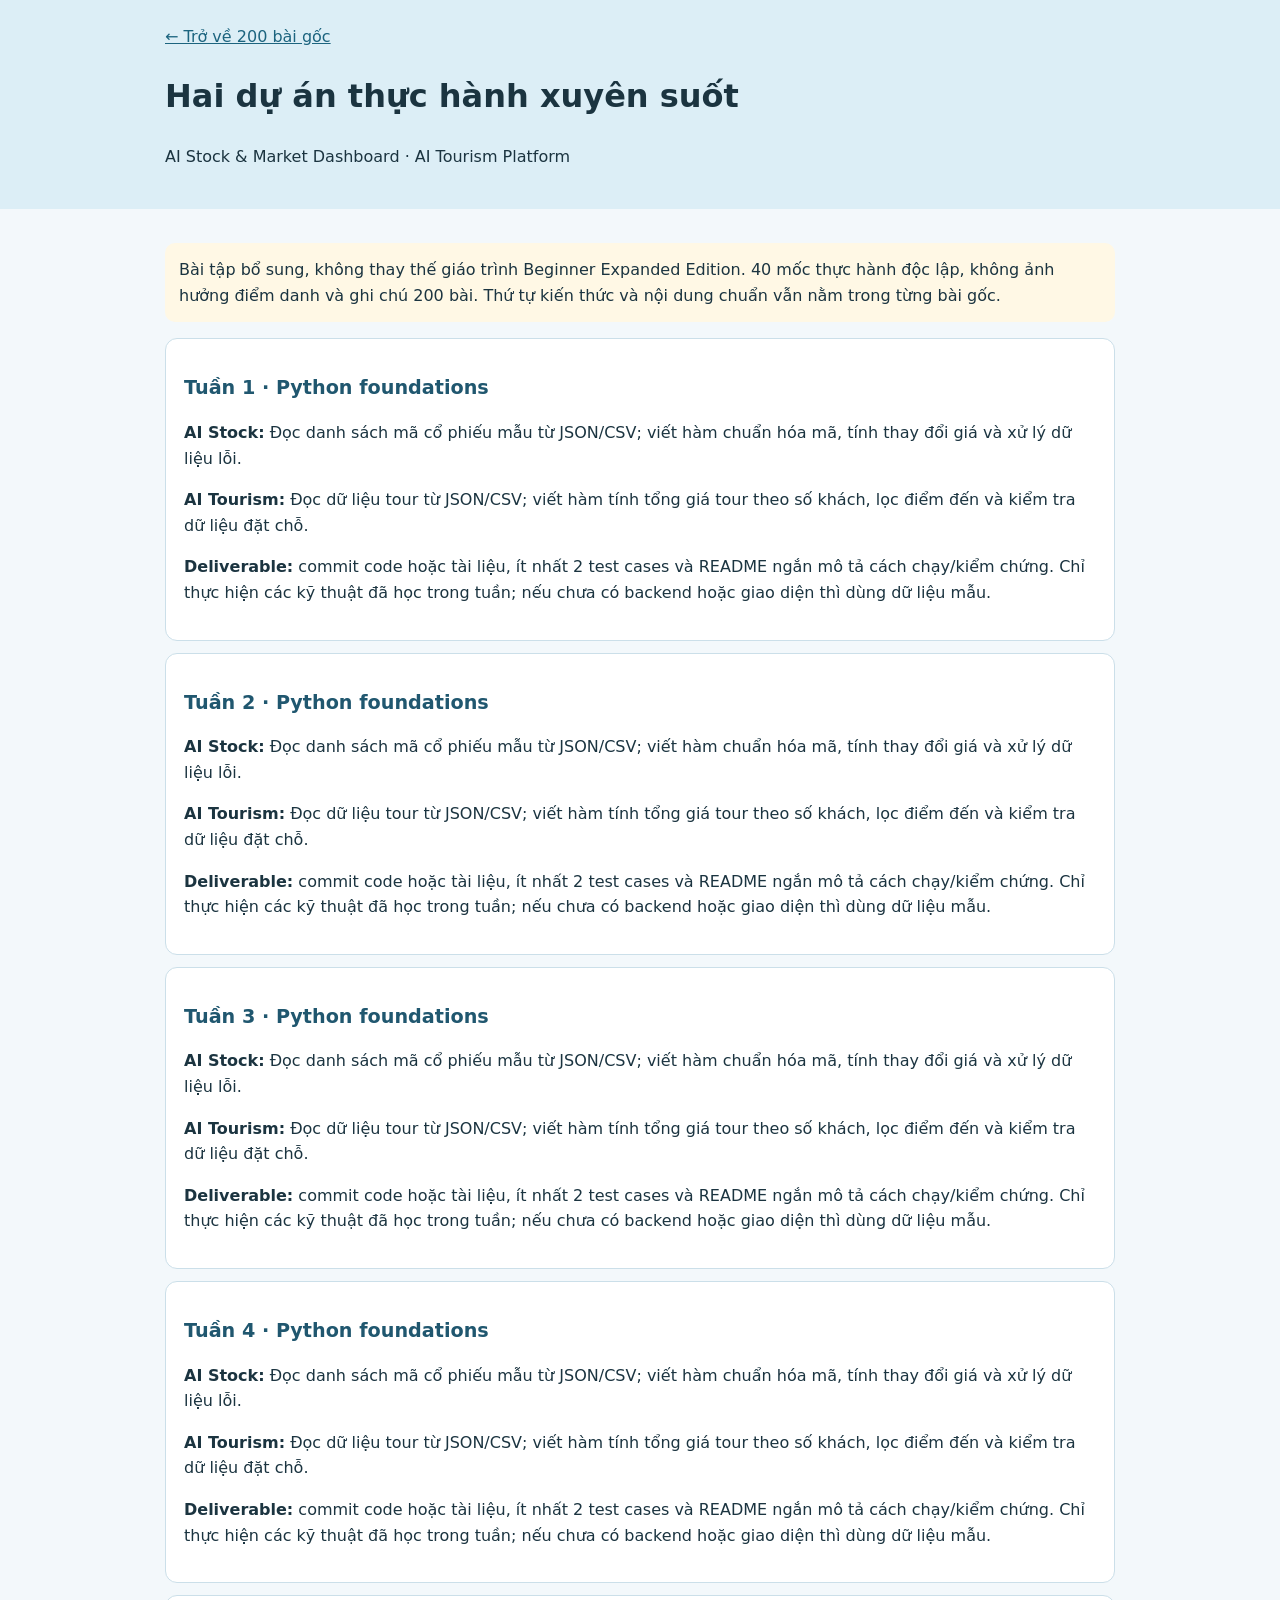
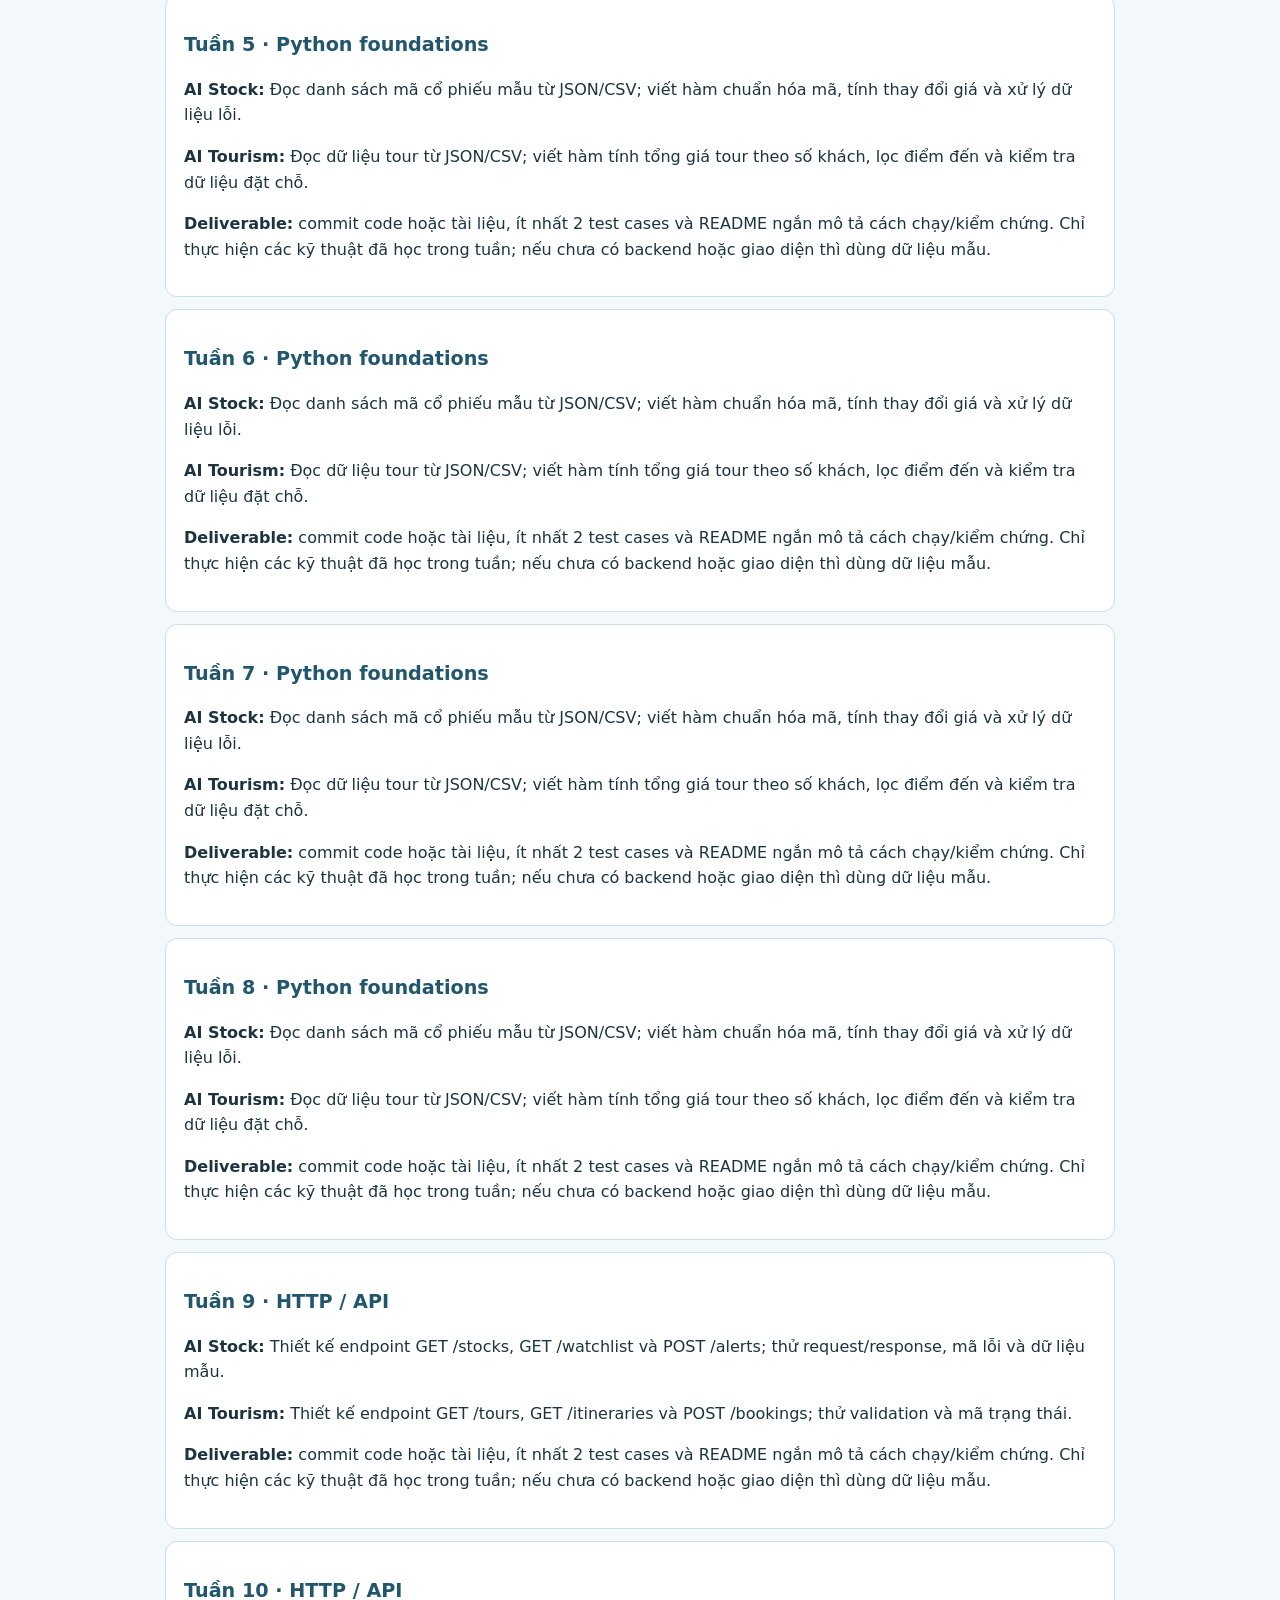
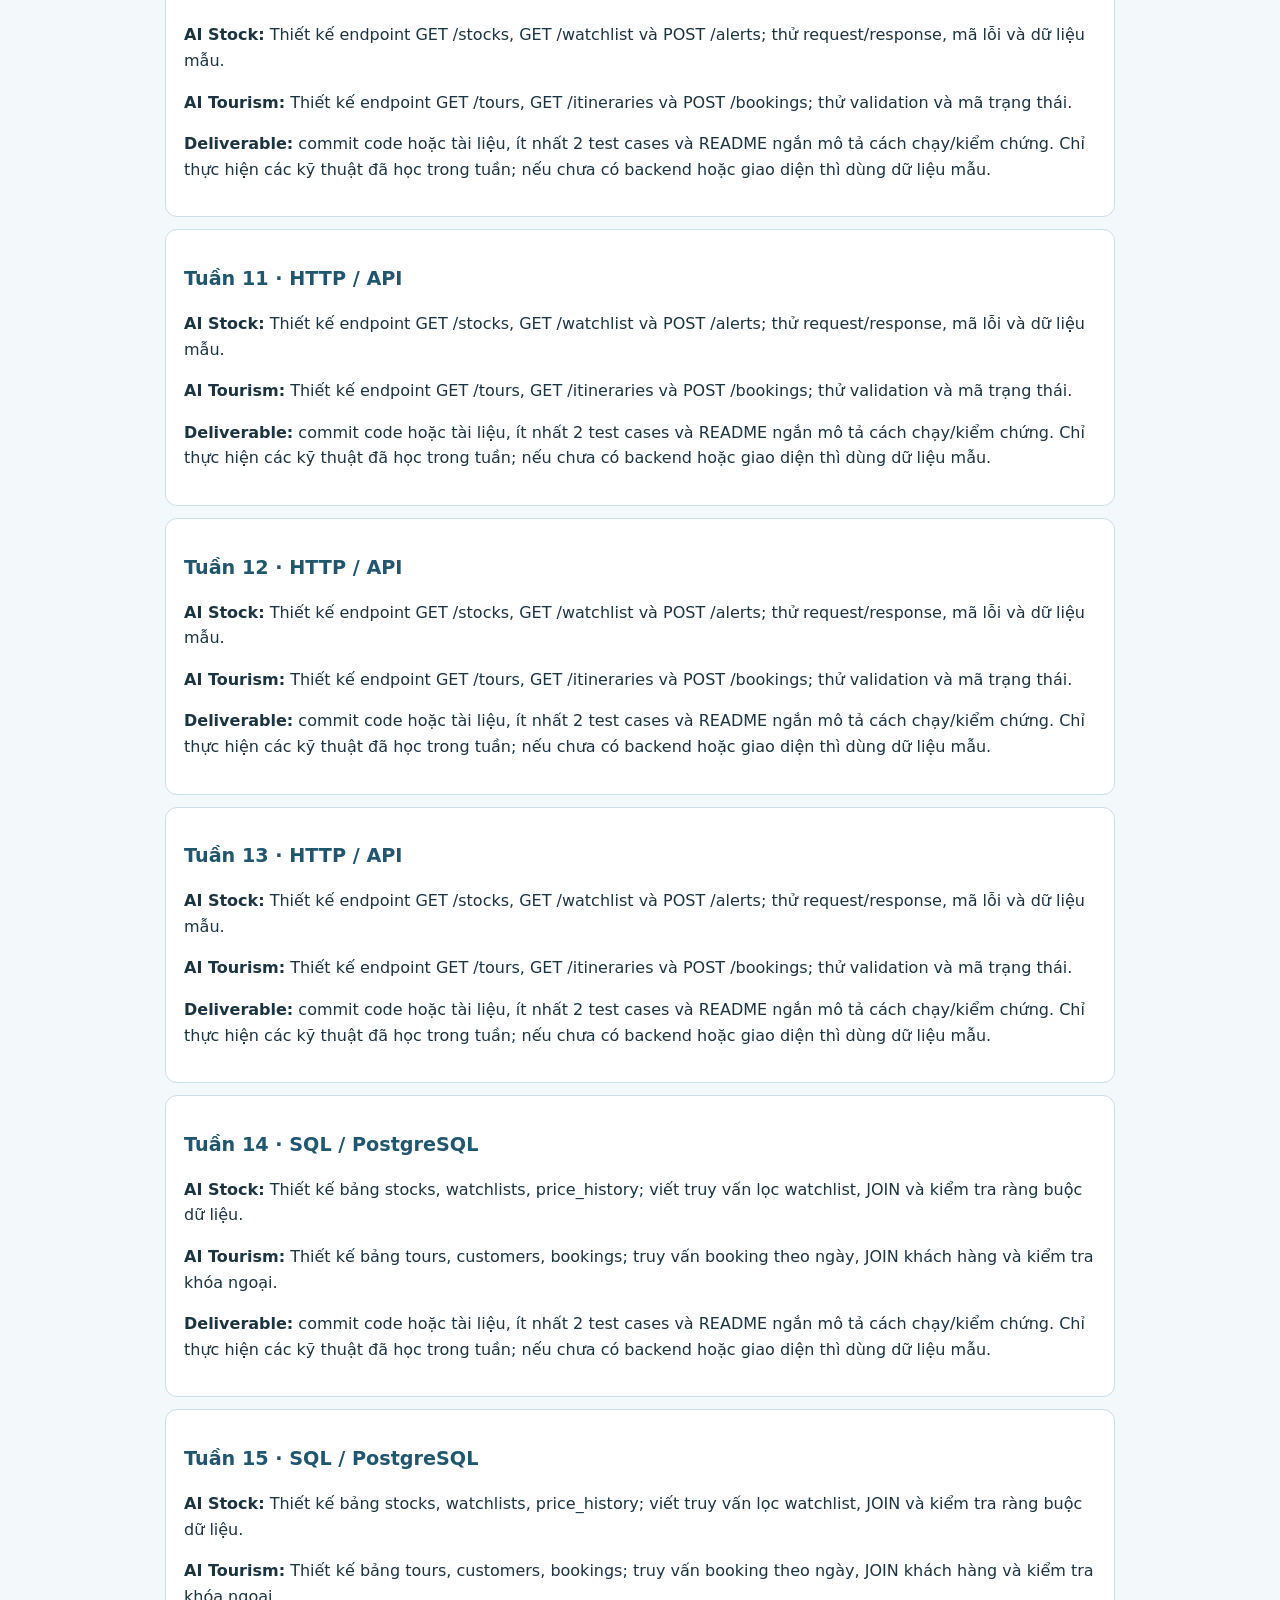
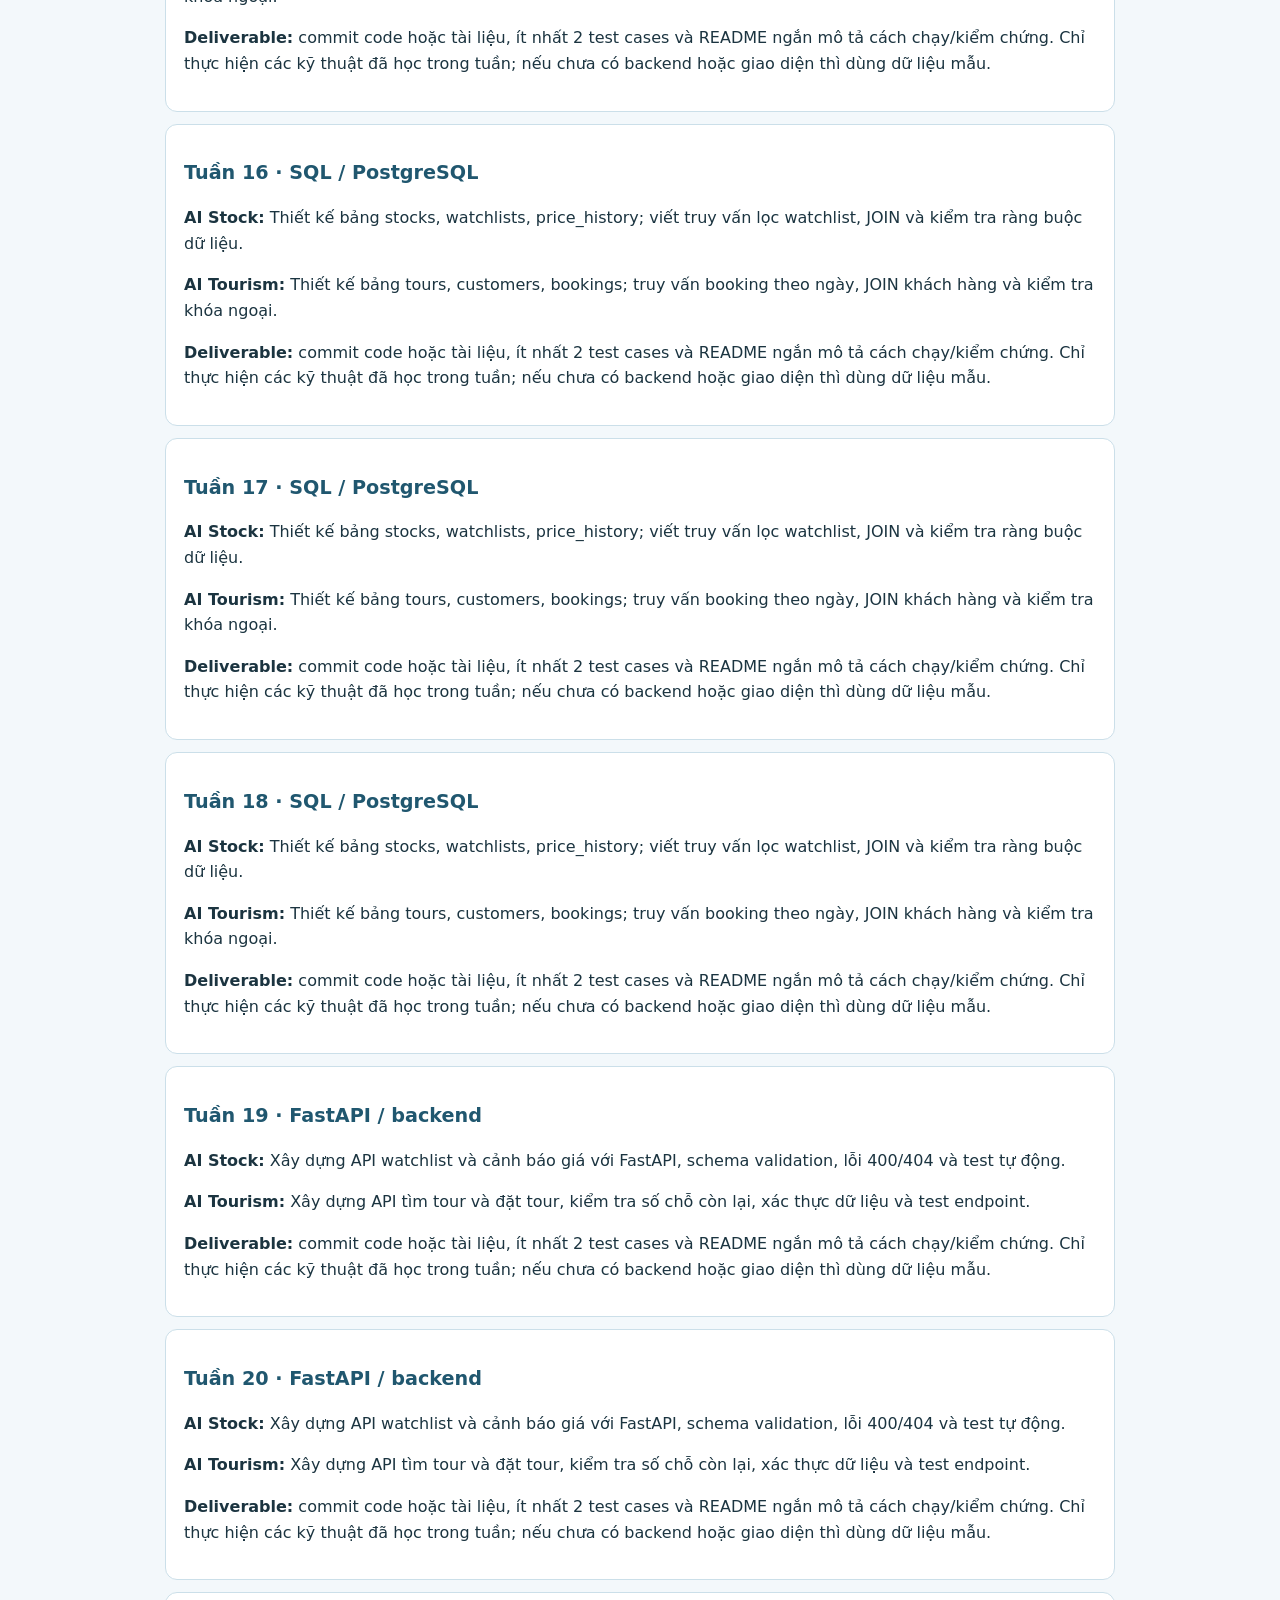
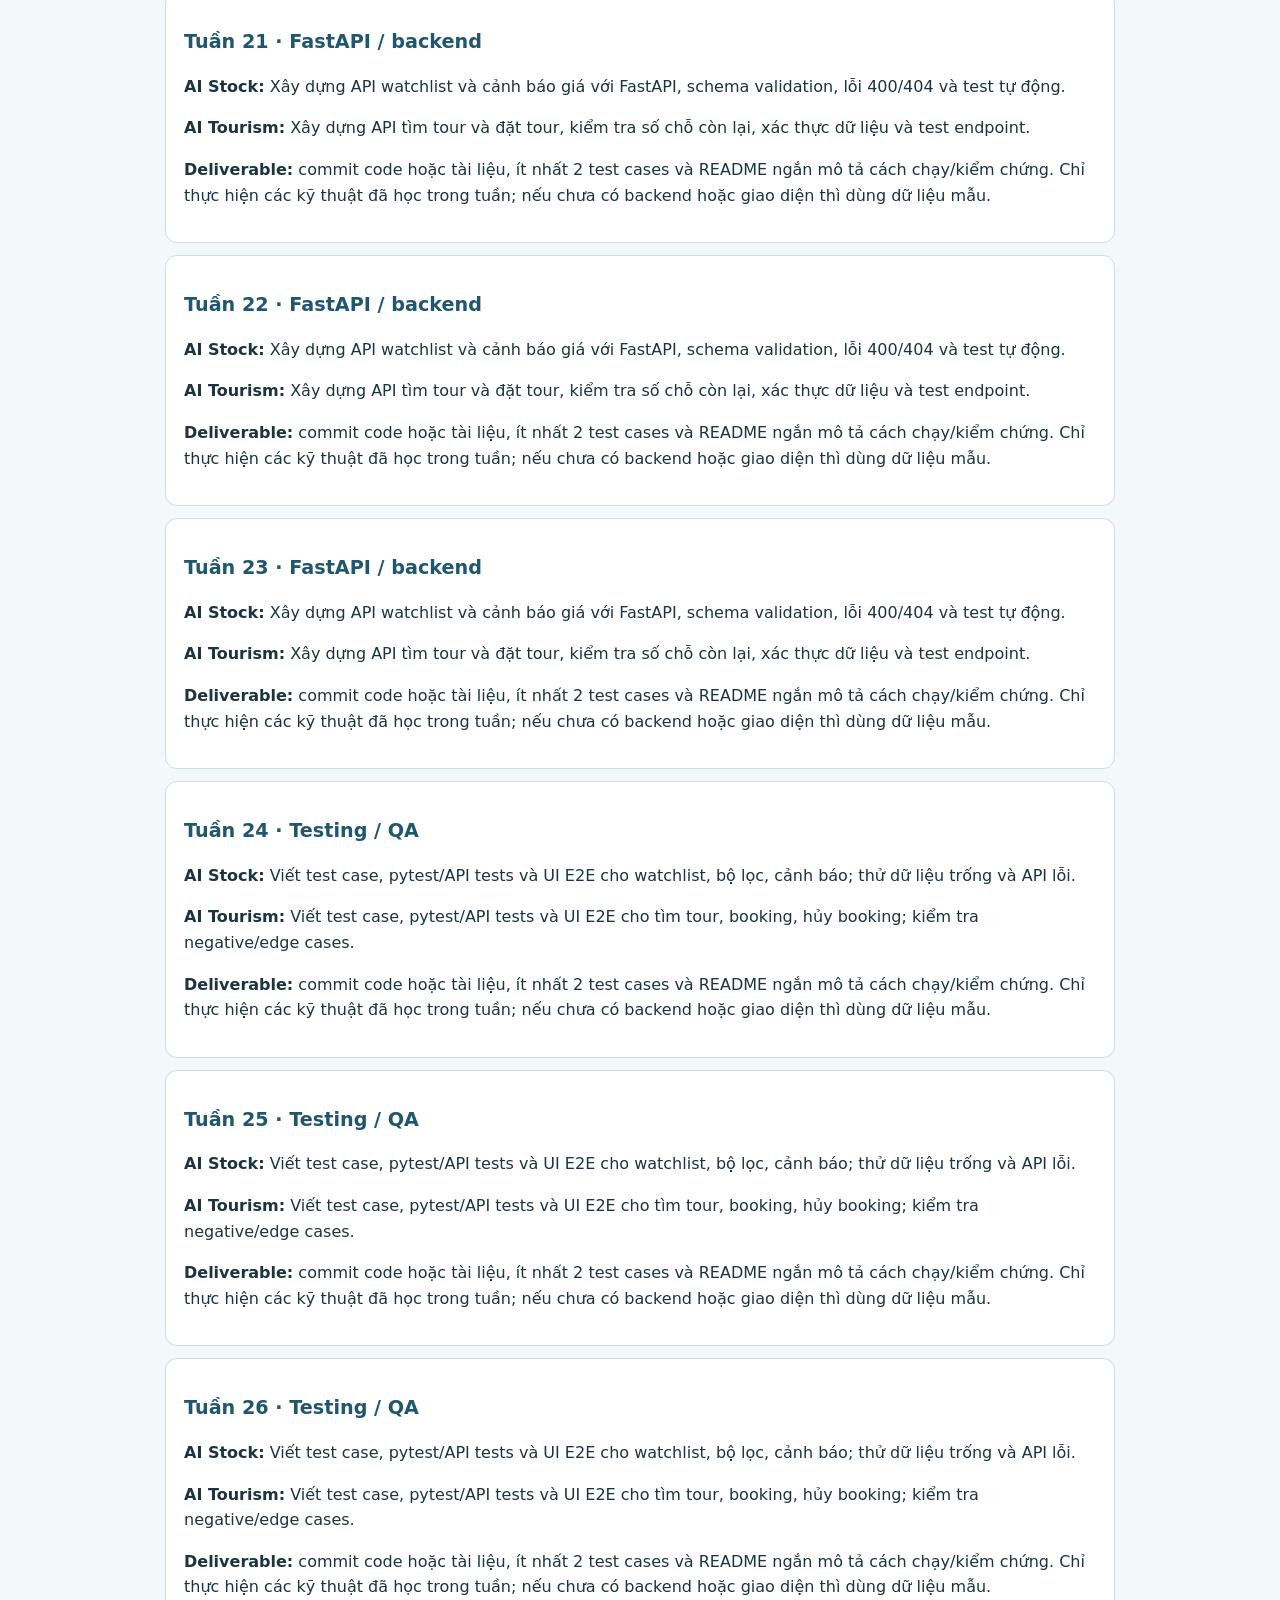
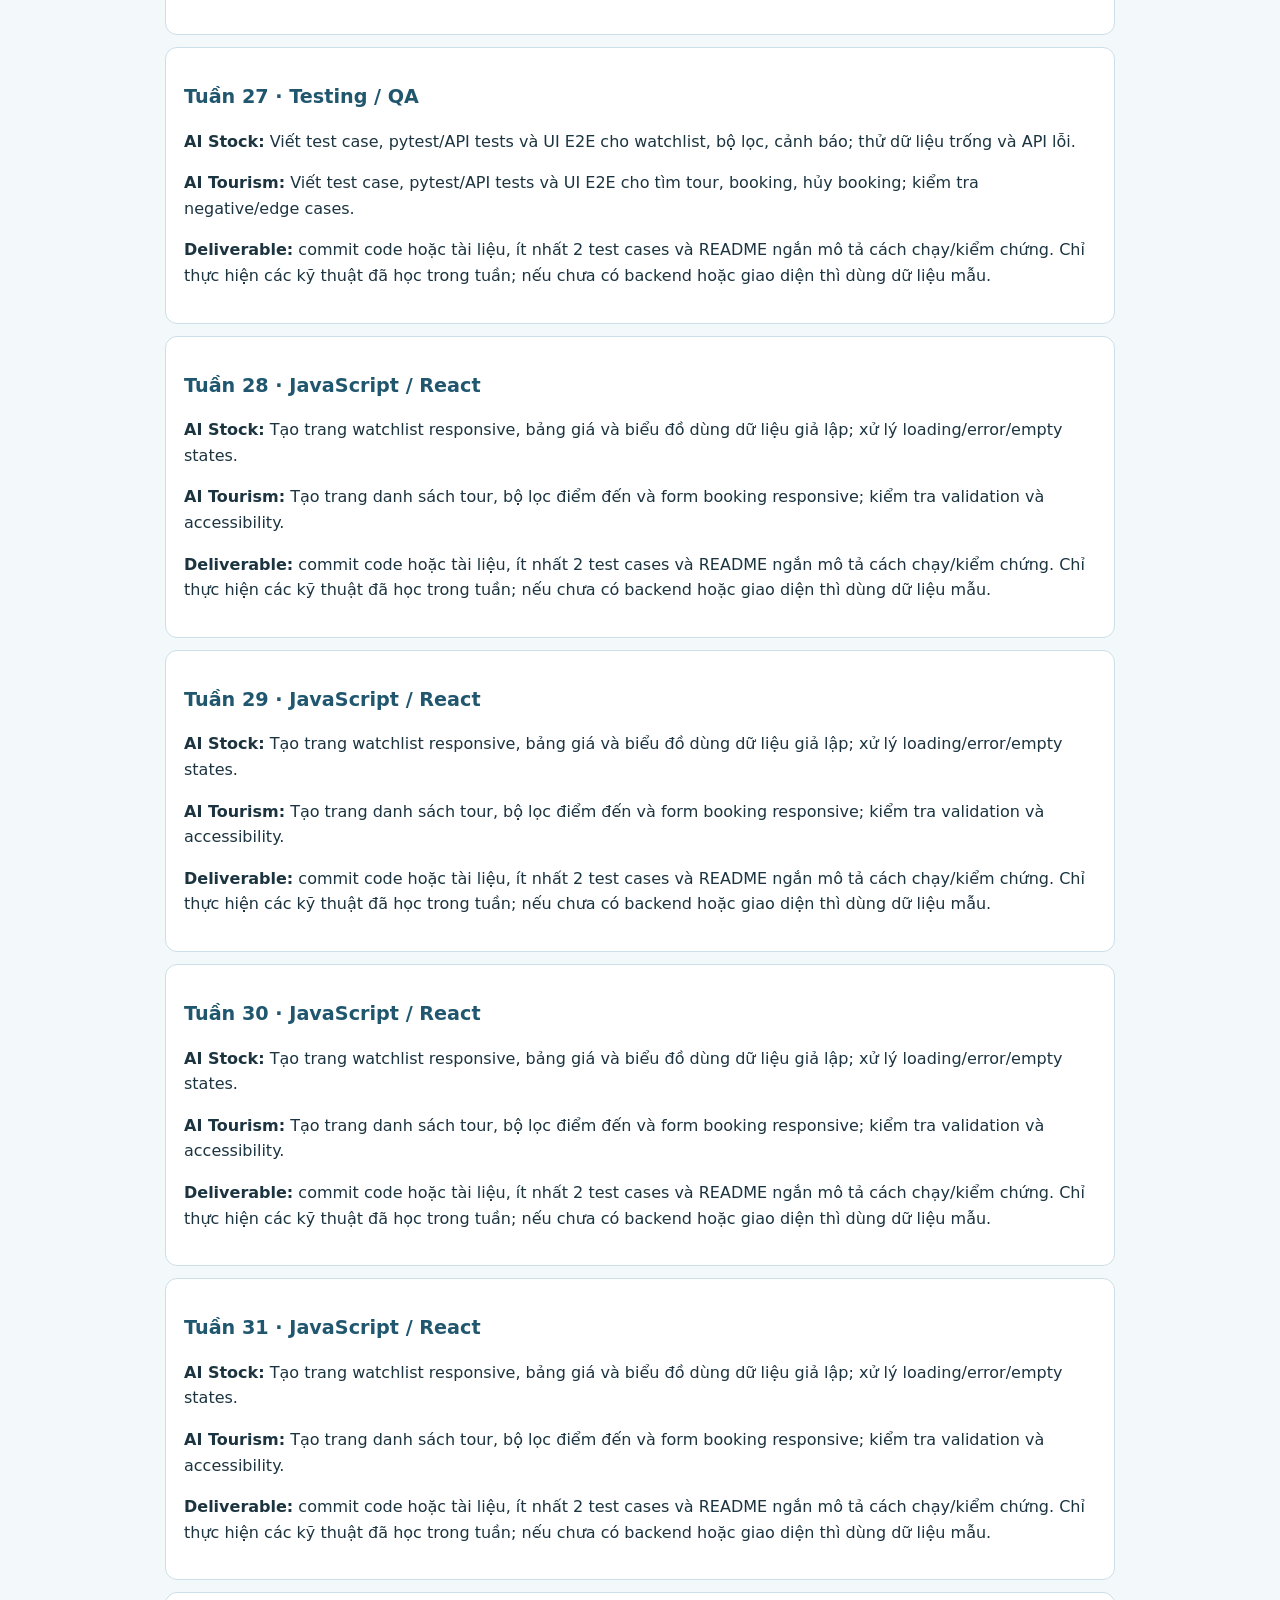
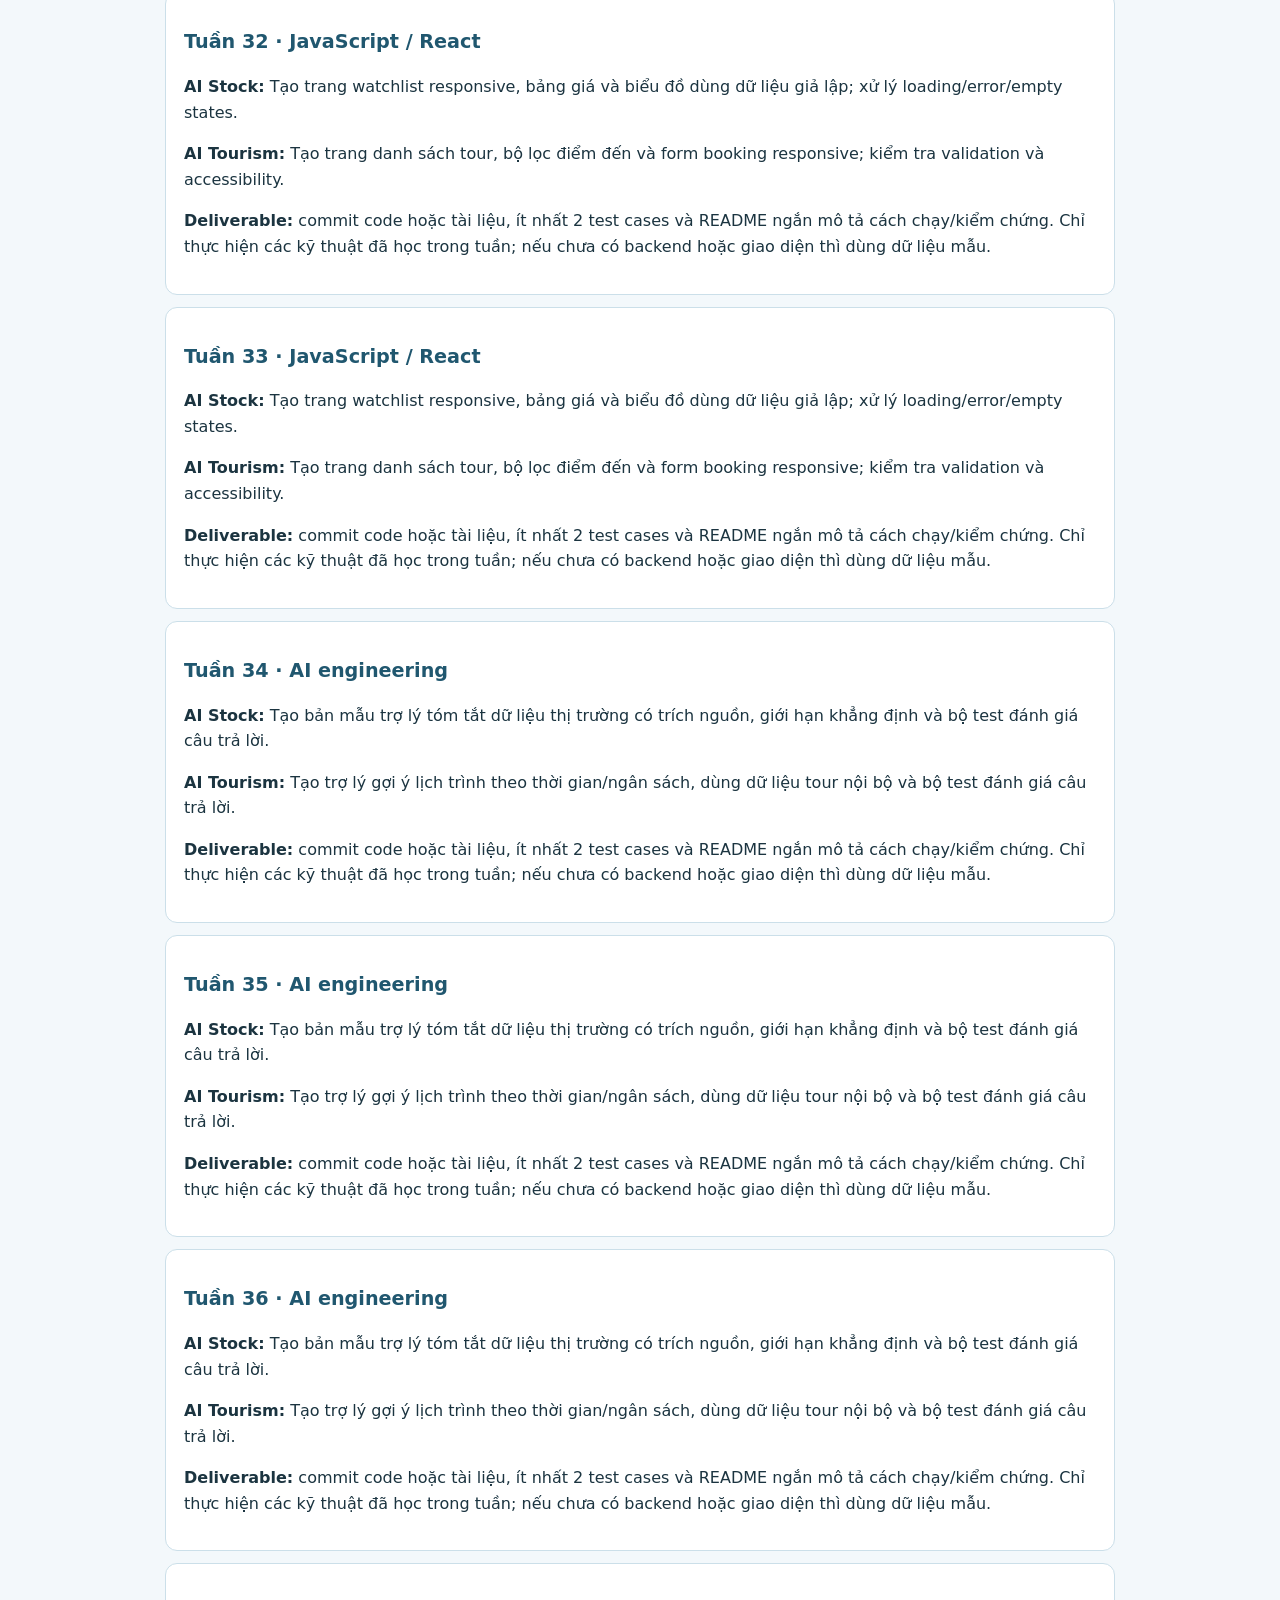
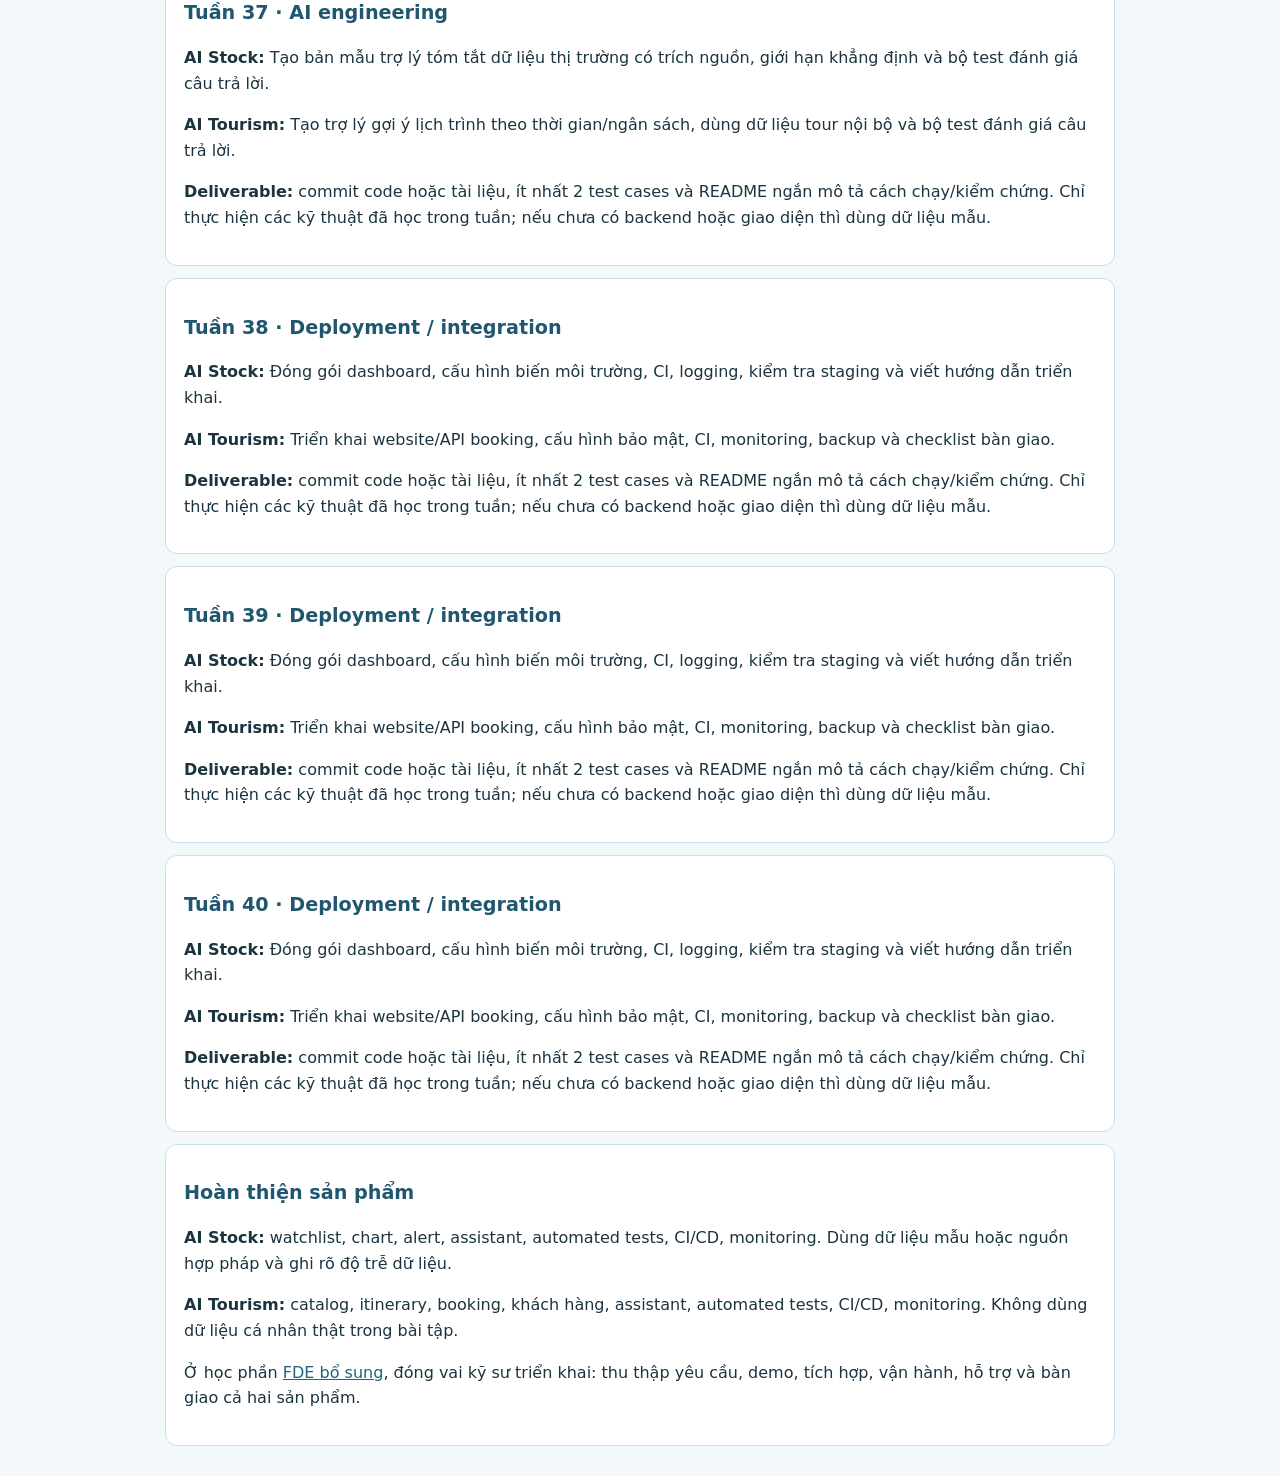
<file: projects.html>
<!doctype html><html lang="vi"><head><meta charset="utf-8"><meta name="viewport" content="width=device-width,initial-scale=1"><title>Hai dự án thực hành · Code Master Academy</title><style>body{font:16px/1.6 system-ui,sans-serif;background:#f3f8fb;color:#1b3440;margin:0}header{background:#dceef6;padding:24px}header>div,main{max-width:950px;margin:auto}main{padding:18px}section{background:white;border:1px solid #cbdfe9;border-radius:12px;padding:18px;margin:12px 0}h2{font-size:1.2rem;color:#20576f}a{color:#1c647f}.note{background:#fff8e5;padding:14px;border-radius:10px}</style></head><body><header><div><a href="./">← Trở về 200 bài gốc</a><h1>Hai dự án thực hành xuyên suốt</h1><p>AI Stock & Market Dashboard · AI Tourism Platform</p></div></header><main><p class="note">Bài tập bổ sung, không thay thế giáo trình Beginner Expanded Edition. 40 mốc thực hành độc lập, không ảnh hưởng điểm danh và ghi chú 200 bài. Thứ tự kiến thức và nội dung chuẩn vẫn nằm trong từng bài gốc.</p><section id="week-1"><h2>Tuần 1 · Python foundations</h2><p><strong>AI Stock:</strong> Đọc danh sách mã cổ phiếu mẫu từ JSON/CSV; viết hàm chuẩn hóa mã, tính thay đổi giá và xử lý dữ liệu lỗi.</p><p><strong>AI Tourism:</strong> Đọc dữ liệu tour từ JSON/CSV; viết hàm tính tổng giá tour theo số khách, lọc điểm đến và kiểm tra dữ liệu đặt chỗ.</p><p><strong>Deliverable:</strong> commit code hoặc tài liệu, ít nhất 2 test cases và README ngắn mô tả cách chạy/kiểm chứng. Chỉ thực hiện các kỹ thuật đã học trong tuần; nếu chưa có backend hoặc giao diện thì dùng dữ liệu mẫu.</p></section><section id="week-2"><h2>Tuần 2 · Python foundations</h2><p><strong>AI Stock:</strong> Đọc danh sách mã cổ phiếu mẫu từ JSON/CSV; viết hàm chuẩn hóa mã, tính thay đổi giá và xử lý dữ liệu lỗi.</p><p><strong>AI Tourism:</strong> Đọc dữ liệu tour từ JSON/CSV; viết hàm tính tổng giá tour theo số khách, lọc điểm đến và kiểm tra dữ liệu đặt chỗ.</p><p><strong>Deliverable:</strong> commit code hoặc tài liệu, ít nhất 2 test cases và README ngắn mô tả cách chạy/kiểm chứng. Chỉ thực hiện các kỹ thuật đã học trong tuần; nếu chưa có backend hoặc giao diện thì dùng dữ liệu mẫu.</p></section><section id="week-3"><h2>Tuần 3 · Python foundations</h2><p><strong>AI Stock:</strong> Đọc danh sách mã cổ phiếu mẫu từ JSON/CSV; viết hàm chuẩn hóa mã, tính thay đổi giá và xử lý dữ liệu lỗi.</p><p><strong>AI Tourism:</strong> Đọc dữ liệu tour từ JSON/CSV; viết hàm tính tổng giá tour theo số khách, lọc điểm đến và kiểm tra dữ liệu đặt chỗ.</p><p><strong>Deliverable:</strong> commit code hoặc tài liệu, ít nhất 2 test cases và README ngắn mô tả cách chạy/kiểm chứng. Chỉ thực hiện các kỹ thuật đã học trong tuần; nếu chưa có backend hoặc giao diện thì dùng dữ liệu mẫu.</p></section><section id="week-4"><h2>Tuần 4 · Python foundations</h2><p><strong>AI Stock:</strong> Đọc danh sách mã cổ phiếu mẫu từ JSON/CSV; viết hàm chuẩn hóa mã, tính thay đổi giá và xử lý dữ liệu lỗi.</p><p><strong>AI Tourism:</strong> Đọc dữ liệu tour từ JSON/CSV; viết hàm tính tổng giá tour theo số khách, lọc điểm đến và kiểm tra dữ liệu đặt chỗ.</p><p><strong>Deliverable:</strong> commit code hoặc tài liệu, ít nhất 2 test cases và README ngắn mô tả cách chạy/kiểm chứng. Chỉ thực hiện các kỹ thuật đã học trong tuần; nếu chưa có backend hoặc giao diện thì dùng dữ liệu mẫu.</p></section><section id="week-5"><h2>Tuần 5 · Python foundations</h2><p><strong>AI Stock:</strong> Đọc danh sách mã cổ phiếu mẫu từ JSON/CSV; viết hàm chuẩn hóa mã, tính thay đổi giá và xử lý dữ liệu lỗi.</p><p><strong>AI Tourism:</strong> Đọc dữ liệu tour từ JSON/CSV; viết hàm tính tổng giá tour theo số khách, lọc điểm đến và kiểm tra dữ liệu đặt chỗ.</p><p><strong>Deliverable:</strong> commit code hoặc tài liệu, ít nhất 2 test cases và README ngắn mô tả cách chạy/kiểm chứng. Chỉ thực hiện các kỹ thuật đã học trong tuần; nếu chưa có backend hoặc giao diện thì dùng dữ liệu mẫu.</p></section><section id="week-6"><h2>Tuần 6 · Python foundations</h2><p><strong>AI Stock:</strong> Đọc danh sách mã cổ phiếu mẫu từ JSON/CSV; viết hàm chuẩn hóa mã, tính thay đổi giá và xử lý dữ liệu lỗi.</p><p><strong>AI Tourism:</strong> Đọc dữ liệu tour từ JSON/CSV; viết hàm tính tổng giá tour theo số khách, lọc điểm đến và kiểm tra dữ liệu đặt chỗ.</p><p><strong>Deliverable:</strong> commit code hoặc tài liệu, ít nhất 2 test cases và README ngắn mô tả cách chạy/kiểm chứng. Chỉ thực hiện các kỹ thuật đã học trong tuần; nếu chưa có backend hoặc giao diện thì dùng dữ liệu mẫu.</p></section><section id="week-7"><h2>Tuần 7 · Python foundations</h2><p><strong>AI Stock:</strong> Đọc danh sách mã cổ phiếu mẫu từ JSON/CSV; viết hàm chuẩn hóa mã, tính thay đổi giá và xử lý dữ liệu lỗi.</p><p><strong>AI Tourism:</strong> Đọc dữ liệu tour từ JSON/CSV; viết hàm tính tổng giá tour theo số khách, lọc điểm đến và kiểm tra dữ liệu đặt chỗ.</p><p><strong>Deliverable:</strong> commit code hoặc tài liệu, ít nhất 2 test cases và README ngắn mô tả cách chạy/kiểm chứng. Chỉ thực hiện các kỹ thuật đã học trong tuần; nếu chưa có backend hoặc giao diện thì dùng dữ liệu mẫu.</p></section><section id="week-8"><h2>Tuần 8 · Python foundations</h2><p><strong>AI Stock:</strong> Đọc danh sách mã cổ phiếu mẫu từ JSON/CSV; viết hàm chuẩn hóa mã, tính thay đổi giá và xử lý dữ liệu lỗi.</p><p><strong>AI Tourism:</strong> Đọc dữ liệu tour từ JSON/CSV; viết hàm tính tổng giá tour theo số khách, lọc điểm đến và kiểm tra dữ liệu đặt chỗ.</p><p><strong>Deliverable:</strong> commit code hoặc tài liệu, ít nhất 2 test cases và README ngắn mô tả cách chạy/kiểm chứng. Chỉ thực hiện các kỹ thuật đã học trong tuần; nếu chưa có backend hoặc giao diện thì dùng dữ liệu mẫu.</p></section><section id="week-9"><h2>Tuần 9 · HTTP / API</h2><p><strong>AI Stock:</strong> Thiết kế endpoint GET /stocks, GET /watchlist và POST /alerts; thử request/response, mã lỗi và dữ liệu mẫu.</p><p><strong>AI Tourism:</strong> Thiết kế endpoint GET /tours, GET /itineraries và POST /bookings; thử validation và mã trạng thái.</p><p><strong>Deliverable:</strong> commit code hoặc tài liệu, ít nhất 2 test cases và README ngắn mô tả cách chạy/kiểm chứng. Chỉ thực hiện các kỹ thuật đã học trong tuần; nếu chưa có backend hoặc giao diện thì dùng dữ liệu mẫu.</p></section><section id="week-10"><h2>Tuần 10 · HTTP / API</h2><p><strong>AI Stock:</strong> Thiết kế endpoint GET /stocks, GET /watchlist và POST /alerts; thử request/response, mã lỗi và dữ liệu mẫu.</p><p><strong>AI Tourism:</strong> Thiết kế endpoint GET /tours, GET /itineraries và POST /bookings; thử validation và mã trạng thái.</p><p><strong>Deliverable:</strong> commit code hoặc tài liệu, ít nhất 2 test cases và README ngắn mô tả cách chạy/kiểm chứng. Chỉ thực hiện các kỹ thuật đã học trong tuần; nếu chưa có backend hoặc giao diện thì dùng dữ liệu mẫu.</p></section><section id="week-11"><h2>Tuần 11 · HTTP / API</h2><p><strong>AI Stock:</strong> Thiết kế endpoint GET /stocks, GET /watchlist và POST /alerts; thử request/response, mã lỗi và dữ liệu mẫu.</p><p><strong>AI Tourism:</strong> Thiết kế endpoint GET /tours, GET /itineraries và POST /bookings; thử validation và mã trạng thái.</p><p><strong>Deliverable:</strong> commit code hoặc tài liệu, ít nhất 2 test cases và README ngắn mô tả cách chạy/kiểm chứng. Chỉ thực hiện các kỹ thuật đã học trong tuần; nếu chưa có backend hoặc giao diện thì dùng dữ liệu mẫu.</p></section><section id="week-12"><h2>Tuần 12 · HTTP / API</h2><p><strong>AI Stock:</strong> Thiết kế endpoint GET /stocks, GET /watchlist và POST /alerts; thử request/response, mã lỗi và dữ liệu mẫu.</p><p><strong>AI Tourism:</strong> Thiết kế endpoint GET /tours, GET /itineraries và POST /bookings; thử validation và mã trạng thái.</p><p><strong>Deliverable:</strong> commit code hoặc tài liệu, ít nhất 2 test cases và README ngắn mô tả cách chạy/kiểm chứng. Chỉ thực hiện các kỹ thuật đã học trong tuần; nếu chưa có backend hoặc giao diện thì dùng dữ liệu mẫu.</p></section><section id="week-13"><h2>Tuần 13 · HTTP / API</h2><p><strong>AI Stock:</strong> Thiết kế endpoint GET /stocks, GET /watchlist và POST /alerts; thử request/response, mã lỗi và dữ liệu mẫu.</p><p><strong>AI Tourism:</strong> Thiết kế endpoint GET /tours, GET /itineraries và POST /bookings; thử validation và mã trạng thái.</p><p><strong>Deliverable:</strong> commit code hoặc tài liệu, ít nhất 2 test cases và README ngắn mô tả cách chạy/kiểm chứng. Chỉ thực hiện các kỹ thuật đã học trong tuần; nếu chưa có backend hoặc giao diện thì dùng dữ liệu mẫu.</p></section><section id="week-14"><h2>Tuần 14 · SQL / PostgreSQL</h2><p><strong>AI Stock:</strong> Thiết kế bảng stocks, watchlists, price_history; viết truy vấn lọc watchlist, JOIN và kiểm tra ràng buộc dữ liệu.</p><p><strong>AI Tourism:</strong> Thiết kế bảng tours, customers, bookings; truy vấn booking theo ngày, JOIN khách hàng và kiểm tra khóa ngoại.</p><p><strong>Deliverable:</strong> commit code hoặc tài liệu, ít nhất 2 test cases và README ngắn mô tả cách chạy/kiểm chứng. Chỉ thực hiện các kỹ thuật đã học trong tuần; nếu chưa có backend hoặc giao diện thì dùng dữ liệu mẫu.</p></section><section id="week-15"><h2>Tuần 15 · SQL / PostgreSQL</h2><p><strong>AI Stock:</strong> Thiết kế bảng stocks, watchlists, price_history; viết truy vấn lọc watchlist, JOIN và kiểm tra ràng buộc dữ liệu.</p><p><strong>AI Tourism:</strong> Thiết kế bảng tours, customers, bookings; truy vấn booking theo ngày, JOIN khách hàng và kiểm tra khóa ngoại.</p><p><strong>Deliverable:</strong> commit code hoặc tài liệu, ít nhất 2 test cases và README ngắn mô tả cách chạy/kiểm chứng. Chỉ thực hiện các kỹ thuật đã học trong tuần; nếu chưa có backend hoặc giao diện thì dùng dữ liệu mẫu.</p></section><section id="week-16"><h2>Tuần 16 · SQL / PostgreSQL</h2><p><strong>AI Stock:</strong> Thiết kế bảng stocks, watchlists, price_history; viết truy vấn lọc watchlist, JOIN và kiểm tra ràng buộc dữ liệu.</p><p><strong>AI Tourism:</strong> Thiết kế bảng tours, customers, bookings; truy vấn booking theo ngày, JOIN khách hàng và kiểm tra khóa ngoại.</p><p><strong>Deliverable:</strong> commit code hoặc tài liệu, ít nhất 2 test cases và README ngắn mô tả cách chạy/kiểm chứng. Chỉ thực hiện các kỹ thuật đã học trong tuần; nếu chưa có backend hoặc giao diện thì dùng dữ liệu mẫu.</p></section><section id="week-17"><h2>Tuần 17 · SQL / PostgreSQL</h2><p><strong>AI Stock:</strong> Thiết kế bảng stocks, watchlists, price_history; viết truy vấn lọc watchlist, JOIN và kiểm tra ràng buộc dữ liệu.</p><p><strong>AI Tourism:</strong> Thiết kế bảng tours, customers, bookings; truy vấn booking theo ngày, JOIN khách hàng và kiểm tra khóa ngoại.</p><p><strong>Deliverable:</strong> commit code hoặc tài liệu, ít nhất 2 test cases và README ngắn mô tả cách chạy/kiểm chứng. Chỉ thực hiện các kỹ thuật đã học trong tuần; nếu chưa có backend hoặc giao diện thì dùng dữ liệu mẫu.</p></section><section id="week-18"><h2>Tuần 18 · SQL / PostgreSQL</h2><p><strong>AI Stock:</strong> Thiết kế bảng stocks, watchlists, price_history; viết truy vấn lọc watchlist, JOIN và kiểm tra ràng buộc dữ liệu.</p><p><strong>AI Tourism:</strong> Thiết kế bảng tours, customers, bookings; truy vấn booking theo ngày, JOIN khách hàng và kiểm tra khóa ngoại.</p><p><strong>Deliverable:</strong> commit code hoặc tài liệu, ít nhất 2 test cases và README ngắn mô tả cách chạy/kiểm chứng. Chỉ thực hiện các kỹ thuật đã học trong tuần; nếu chưa có backend hoặc giao diện thì dùng dữ liệu mẫu.</p></section><section id="week-19"><h2>Tuần 19 · FastAPI / backend</h2><p><strong>AI Stock:</strong> Xây dựng API watchlist và cảnh báo giá với FastAPI, schema validation, lỗi 400/404 và test tự động.</p><p><strong>AI Tourism:</strong> Xây dựng API tìm tour và đặt tour, kiểm tra số chỗ còn lại, xác thực dữ liệu và test endpoint.</p><p><strong>Deliverable:</strong> commit code hoặc tài liệu, ít nhất 2 test cases và README ngắn mô tả cách chạy/kiểm chứng. Chỉ thực hiện các kỹ thuật đã học trong tuần; nếu chưa có backend hoặc giao diện thì dùng dữ liệu mẫu.</p></section><section id="week-20"><h2>Tuần 20 · FastAPI / backend</h2><p><strong>AI Stock:</strong> Xây dựng API watchlist và cảnh báo giá với FastAPI, schema validation, lỗi 400/404 và test tự động.</p><p><strong>AI Tourism:</strong> Xây dựng API tìm tour và đặt tour, kiểm tra số chỗ còn lại, xác thực dữ liệu và test endpoint.</p><p><strong>Deliverable:</strong> commit code hoặc tài liệu, ít nhất 2 test cases và README ngắn mô tả cách chạy/kiểm chứng. Chỉ thực hiện các kỹ thuật đã học trong tuần; nếu chưa có backend hoặc giao diện thì dùng dữ liệu mẫu.</p></section><section id="week-21"><h2>Tuần 21 · FastAPI / backend</h2><p><strong>AI Stock:</strong> Xây dựng API watchlist và cảnh báo giá với FastAPI, schema validation, lỗi 400/404 và test tự động.</p><p><strong>AI Tourism:</strong> Xây dựng API tìm tour và đặt tour, kiểm tra số chỗ còn lại, xác thực dữ liệu và test endpoint.</p><p><strong>Deliverable:</strong> commit code hoặc tài liệu, ít nhất 2 test cases và README ngắn mô tả cách chạy/kiểm chứng. Chỉ thực hiện các kỹ thuật đã học trong tuần; nếu chưa có backend hoặc giao diện thì dùng dữ liệu mẫu.</p></section><section id="week-22"><h2>Tuần 22 · FastAPI / backend</h2><p><strong>AI Stock:</strong> Xây dựng API watchlist và cảnh báo giá với FastAPI, schema validation, lỗi 400/404 và test tự động.</p><p><strong>AI Tourism:</strong> Xây dựng API tìm tour và đặt tour, kiểm tra số chỗ còn lại, xác thực dữ liệu và test endpoint.</p><p><strong>Deliverable:</strong> commit code hoặc tài liệu, ít nhất 2 test cases và README ngắn mô tả cách chạy/kiểm chứng. Chỉ thực hiện các kỹ thuật đã học trong tuần; nếu chưa có backend hoặc giao diện thì dùng dữ liệu mẫu.</p></section><section id="week-23"><h2>Tuần 23 · FastAPI / backend</h2><p><strong>AI Stock:</strong> Xây dựng API watchlist và cảnh báo giá với FastAPI, schema validation, lỗi 400/404 và test tự động.</p><p><strong>AI Tourism:</strong> Xây dựng API tìm tour và đặt tour, kiểm tra số chỗ còn lại, xác thực dữ liệu và test endpoint.</p><p><strong>Deliverable:</strong> commit code hoặc tài liệu, ít nhất 2 test cases và README ngắn mô tả cách chạy/kiểm chứng. Chỉ thực hiện các kỹ thuật đã học trong tuần; nếu chưa có backend hoặc giao diện thì dùng dữ liệu mẫu.</p></section><section id="week-24"><h2>Tuần 24 · Testing / QA</h2><p><strong>AI Stock:</strong> Viết test case, pytest/API tests và UI E2E cho watchlist, bộ lọc, cảnh báo; thử dữ liệu trống và API lỗi.</p><p><strong>AI Tourism:</strong> Viết test case, pytest/API tests và UI E2E cho tìm tour, booking, hủy booking; kiểm tra negative/edge cases.</p><p><strong>Deliverable:</strong> commit code hoặc tài liệu, ít nhất 2 test cases và README ngắn mô tả cách chạy/kiểm chứng. Chỉ thực hiện các kỹ thuật đã học trong tuần; nếu chưa có backend hoặc giao diện thì dùng dữ liệu mẫu.</p></section><section id="week-25"><h2>Tuần 25 · Testing / QA</h2><p><strong>AI Stock:</strong> Viết test case, pytest/API tests và UI E2E cho watchlist, bộ lọc, cảnh báo; thử dữ liệu trống và API lỗi.</p><p><strong>AI Tourism:</strong> Viết test case, pytest/API tests và UI E2E cho tìm tour, booking, hủy booking; kiểm tra negative/edge cases.</p><p><strong>Deliverable:</strong> commit code hoặc tài liệu, ít nhất 2 test cases và README ngắn mô tả cách chạy/kiểm chứng. Chỉ thực hiện các kỹ thuật đã học trong tuần; nếu chưa có backend hoặc giao diện thì dùng dữ liệu mẫu.</p></section><section id="week-26"><h2>Tuần 26 · Testing / QA</h2><p><strong>AI Stock:</strong> Viết test case, pytest/API tests và UI E2E cho watchlist, bộ lọc, cảnh báo; thử dữ liệu trống và API lỗi.</p><p><strong>AI Tourism:</strong> Viết test case, pytest/API tests và UI E2E cho tìm tour, booking, hủy booking; kiểm tra negative/edge cases.</p><p><strong>Deliverable:</strong> commit code hoặc tài liệu, ít nhất 2 test cases và README ngắn mô tả cách chạy/kiểm chứng. Chỉ thực hiện các kỹ thuật đã học trong tuần; nếu chưa có backend hoặc giao diện thì dùng dữ liệu mẫu.</p></section><section id="week-27"><h2>Tuần 27 · Testing / QA</h2><p><strong>AI Stock:</strong> Viết test case, pytest/API tests và UI E2E cho watchlist, bộ lọc, cảnh báo; thử dữ liệu trống và API lỗi.</p><p><strong>AI Tourism:</strong> Viết test case, pytest/API tests và UI E2E cho tìm tour, booking, hủy booking; kiểm tra negative/edge cases.</p><p><strong>Deliverable:</strong> commit code hoặc tài liệu, ít nhất 2 test cases và README ngắn mô tả cách chạy/kiểm chứng. Chỉ thực hiện các kỹ thuật đã học trong tuần; nếu chưa có backend hoặc giao diện thì dùng dữ liệu mẫu.</p></section><section id="week-28"><h2>Tuần 28 · JavaScript / React</h2><p><strong>AI Stock:</strong> Tạo trang watchlist responsive, bảng giá và biểu đồ dùng dữ liệu giả lập; xử lý loading/error/empty states.</p><p><strong>AI Tourism:</strong> Tạo trang danh sách tour, bộ lọc điểm đến và form booking responsive; kiểm tra validation và accessibility.</p><p><strong>Deliverable:</strong> commit code hoặc tài liệu, ít nhất 2 test cases và README ngắn mô tả cách chạy/kiểm chứng. Chỉ thực hiện các kỹ thuật đã học trong tuần; nếu chưa có backend hoặc giao diện thì dùng dữ liệu mẫu.</p></section><section id="week-29"><h2>Tuần 29 · JavaScript / React</h2><p><strong>AI Stock:</strong> Tạo trang watchlist responsive, bảng giá và biểu đồ dùng dữ liệu giả lập; xử lý loading/error/empty states.</p><p><strong>AI Tourism:</strong> Tạo trang danh sách tour, bộ lọc điểm đến và form booking responsive; kiểm tra validation và accessibility.</p><p><strong>Deliverable:</strong> commit code hoặc tài liệu, ít nhất 2 test cases và README ngắn mô tả cách chạy/kiểm chứng. Chỉ thực hiện các kỹ thuật đã học trong tuần; nếu chưa có backend hoặc giao diện thì dùng dữ liệu mẫu.</p></section><section id="week-30"><h2>Tuần 30 · JavaScript / React</h2><p><strong>AI Stock:</strong> Tạo trang watchlist responsive, bảng giá và biểu đồ dùng dữ liệu giả lập; xử lý loading/error/empty states.</p><p><strong>AI Tourism:</strong> Tạo trang danh sách tour, bộ lọc điểm đến và form booking responsive; kiểm tra validation và accessibility.</p><p><strong>Deliverable:</strong> commit code hoặc tài liệu, ít nhất 2 test cases và README ngắn mô tả cách chạy/kiểm chứng. Chỉ thực hiện các kỹ thuật đã học trong tuần; nếu chưa có backend hoặc giao diện thì dùng dữ liệu mẫu.</p></section><section id="week-31"><h2>Tuần 31 · JavaScript / React</h2><p><strong>AI Stock:</strong> Tạo trang watchlist responsive, bảng giá và biểu đồ dùng dữ liệu giả lập; xử lý loading/error/empty states.</p><p><strong>AI Tourism:</strong> Tạo trang danh sách tour, bộ lọc điểm đến và form booking responsive; kiểm tra validation và accessibility.</p><p><strong>Deliverable:</strong> commit code hoặc tài liệu, ít nhất 2 test cases và README ngắn mô tả cách chạy/kiểm chứng. Chỉ thực hiện các kỹ thuật đã học trong tuần; nếu chưa có backend hoặc giao diện thì dùng dữ liệu mẫu.</p></section><section id="week-32"><h2>Tuần 32 · JavaScript / React</h2><p><strong>AI Stock:</strong> Tạo trang watchlist responsive, bảng giá và biểu đồ dùng dữ liệu giả lập; xử lý loading/error/empty states.</p><p><strong>AI Tourism:</strong> Tạo trang danh sách tour, bộ lọc điểm đến và form booking responsive; kiểm tra validation và accessibility.</p><p><strong>Deliverable:</strong> commit code hoặc tài liệu, ít nhất 2 test cases và README ngắn mô tả cách chạy/kiểm chứng. Chỉ thực hiện các kỹ thuật đã học trong tuần; nếu chưa có backend hoặc giao diện thì dùng dữ liệu mẫu.</p></section><section id="week-33"><h2>Tuần 33 · JavaScript / React</h2><p><strong>AI Stock:</strong> Tạo trang watchlist responsive, bảng giá và biểu đồ dùng dữ liệu giả lập; xử lý loading/error/empty states.</p><p><strong>AI Tourism:</strong> Tạo trang danh sách tour, bộ lọc điểm đến và form booking responsive; kiểm tra validation và accessibility.</p><p><strong>Deliverable:</strong> commit code hoặc tài liệu, ít nhất 2 test cases và README ngắn mô tả cách chạy/kiểm chứng. Chỉ thực hiện các kỹ thuật đã học trong tuần; nếu chưa có backend hoặc giao diện thì dùng dữ liệu mẫu.</p></section><section id="week-34"><h2>Tuần 34 · AI engineering</h2><p><strong>AI Stock:</strong> Tạo bản mẫu trợ lý tóm tắt dữ liệu thị trường có trích nguồn, giới hạn khẳng định và bộ test đánh giá câu trả lời.</p><p><strong>AI Tourism:</strong> Tạo trợ lý gợi ý lịch trình theo thời gian/ngân sách, dùng dữ liệu tour nội bộ và bộ test đánh giá câu trả lời.</p><p><strong>Deliverable:</strong> commit code hoặc tài liệu, ít nhất 2 test cases và README ngắn mô tả cách chạy/kiểm chứng. Chỉ thực hiện các kỹ thuật đã học trong tuần; nếu chưa có backend hoặc giao diện thì dùng dữ liệu mẫu.</p></section><section id="week-35"><h2>Tuần 35 · AI engineering</h2><p><strong>AI Stock:</strong> Tạo bản mẫu trợ lý tóm tắt dữ liệu thị trường có trích nguồn, giới hạn khẳng định và bộ test đánh giá câu trả lời.</p><p><strong>AI Tourism:</strong> Tạo trợ lý gợi ý lịch trình theo thời gian/ngân sách, dùng dữ liệu tour nội bộ và bộ test đánh giá câu trả lời.</p><p><strong>Deliverable:</strong> commit code hoặc tài liệu, ít nhất 2 test cases và README ngắn mô tả cách chạy/kiểm chứng. Chỉ thực hiện các kỹ thuật đã học trong tuần; nếu chưa có backend hoặc giao diện thì dùng dữ liệu mẫu.</p></section><section id="week-36"><h2>Tuần 36 · AI engineering</h2><p><strong>AI Stock:</strong> Tạo bản mẫu trợ lý tóm tắt dữ liệu thị trường có trích nguồn, giới hạn khẳng định và bộ test đánh giá câu trả lời.</p><p><strong>AI Tourism:</strong> Tạo trợ lý gợi ý lịch trình theo thời gian/ngân sách, dùng dữ liệu tour nội bộ và bộ test đánh giá câu trả lời.</p><p><strong>Deliverable:</strong> commit code hoặc tài liệu, ít nhất 2 test cases và README ngắn mô tả cách chạy/kiểm chứng. Chỉ thực hiện các kỹ thuật đã học trong tuần; nếu chưa có backend hoặc giao diện thì dùng dữ liệu mẫu.</p></section><section id="week-37"><h2>Tuần 37 · AI engineering</h2><p><strong>AI Stock:</strong> Tạo bản mẫu trợ lý tóm tắt dữ liệu thị trường có trích nguồn, giới hạn khẳng định và bộ test đánh giá câu trả lời.</p><p><strong>AI Tourism:</strong> Tạo trợ lý gợi ý lịch trình theo thời gian/ngân sách, dùng dữ liệu tour nội bộ và bộ test đánh giá câu trả lời.</p><p><strong>Deliverable:</strong> commit code hoặc tài liệu, ít nhất 2 test cases và README ngắn mô tả cách chạy/kiểm chứng. Chỉ thực hiện các kỹ thuật đã học trong tuần; nếu chưa có backend hoặc giao diện thì dùng dữ liệu mẫu.</p></section><section id="week-38"><h2>Tuần 38 · Deployment / integration</h2><p><strong>AI Stock:</strong> Đóng gói dashboard, cấu hình biến môi trường, CI, logging, kiểm tra staging và viết hướng dẫn triển khai.</p><p><strong>AI Tourism:</strong> Triển khai website/API booking, cấu hình bảo mật, CI, monitoring, backup và checklist bàn giao.</p><p><strong>Deliverable:</strong> commit code hoặc tài liệu, ít nhất 2 test cases và README ngắn mô tả cách chạy/kiểm chứng. Chỉ thực hiện các kỹ thuật đã học trong tuần; nếu chưa có backend hoặc giao diện thì dùng dữ liệu mẫu.</p></section><section id="week-39"><h2>Tuần 39 · Deployment / integration</h2><p><strong>AI Stock:</strong> Đóng gói dashboard, cấu hình biến môi trường, CI, logging, kiểm tra staging và viết hướng dẫn triển khai.</p><p><strong>AI Tourism:</strong> Triển khai website/API booking, cấu hình bảo mật, CI, monitoring, backup và checklist bàn giao.</p><p><strong>Deliverable:</strong> commit code hoặc tài liệu, ít nhất 2 test cases và README ngắn mô tả cách chạy/kiểm chứng. Chỉ thực hiện các kỹ thuật đã học trong tuần; nếu chưa có backend hoặc giao diện thì dùng dữ liệu mẫu.</p></section><section id="week-40"><h2>Tuần 40 · Deployment / integration</h2><p><strong>AI Stock:</strong> Đóng gói dashboard, cấu hình biến môi trường, CI, logging, kiểm tra staging và viết hướng dẫn triển khai.</p><p><strong>AI Tourism:</strong> Triển khai website/API booking, cấu hình bảo mật, CI, monitoring, backup và checklist bàn giao.</p><p><strong>Deliverable:</strong> commit code hoặc tài liệu, ít nhất 2 test cases và README ngắn mô tả cách chạy/kiểm chứng. Chỉ thực hiện các kỹ thuật đã học trong tuần; nếu chưa có backend hoặc giao diện thì dùng dữ liệu mẫu.</p></section><section><h2>Hoàn thiện sản phẩm</h2><p><strong>AI Stock:</strong> watchlist, chart, alert, assistant, automated tests, CI/CD, monitoring. Dùng dữ liệu mẫu hoặc nguồn hợp pháp và ghi rõ độ trễ dữ liệu.</p><p><strong>AI Tourism:</strong> catalog, itinerary, booking, khách hàng, assistant, automated tests, CI/CD, monitoring. Không dùng dữ liệu cá nhân thật trong bài tập.</p><p>Ở học phần <a href="./fde.html">FDE bổ sung</a>, đóng vai kỹ sư triển khai: thu thập yêu cầu, demo, tích hợp, vận hành, hỗ trợ và bàn giao cả hai sản phẩm.</p></section></main></body></html>
</file>
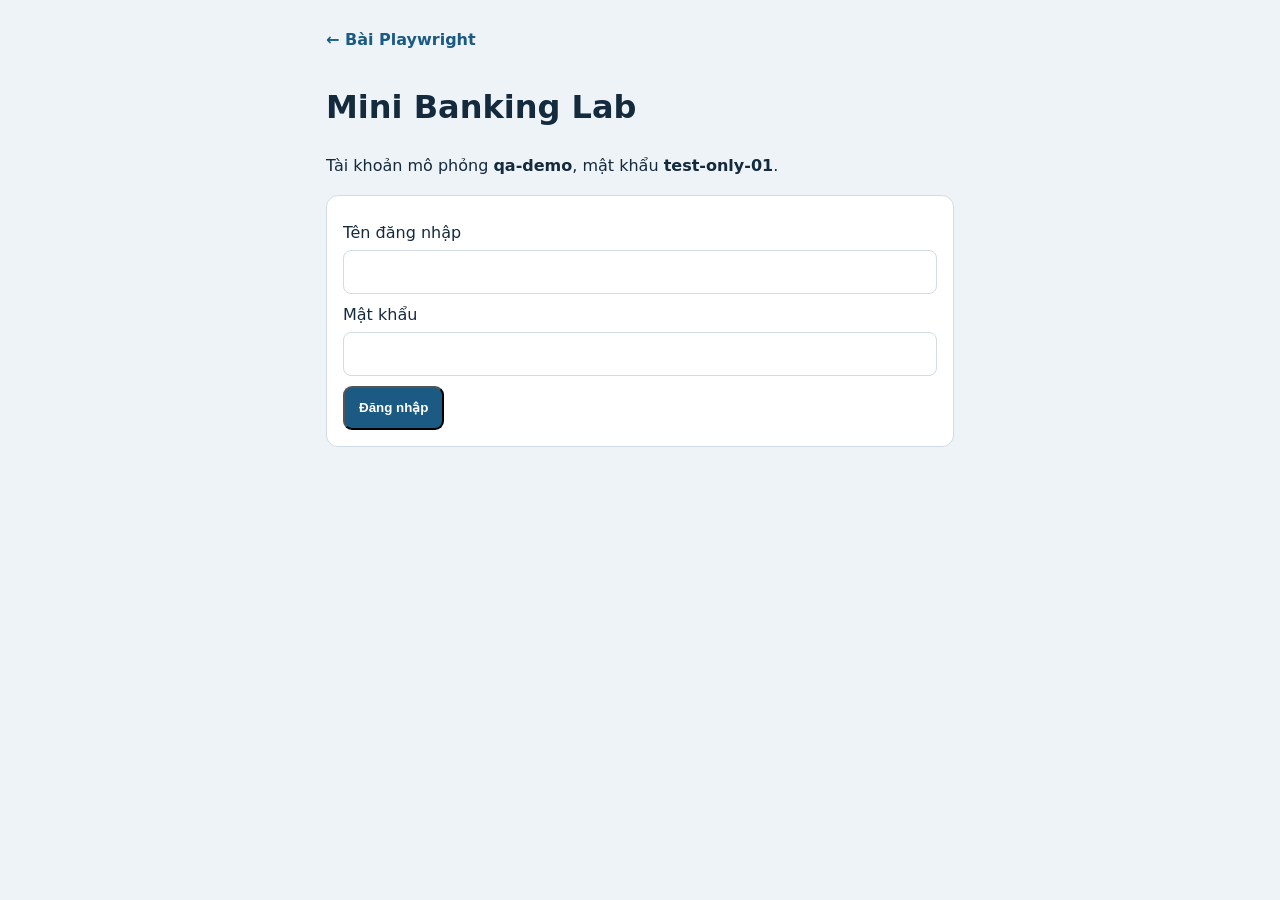
<file: qa-practice.html>
<!doctype html>
<html lang="vi">
<head>
  <meta charset="utf-8">
  <meta name="viewport" content="width=device-width, initial-scale=1">
  <title>Mini Banking Lab</title>
  <link rel="stylesheet" href="./guided-flow.css?v=31">
  <style>
    *{box-sizing:border-box} main{max-width:660px;margin:auto;padding:18px 16px}
    form{padding:16px;background:var(--paper);border:1px solid var(--line);border-radius:12px}
    label{display:block;margin:9px 0 4px} input{width:100%;min-height:44px;padding:8px 10px;border:1px solid var(--line);border-radius:8px;font:inherit}
    button{margin-top:10px;padding:9px 14px;cursor:pointer} [role=alert]{font-weight:650}
    .embedded main{padding:12px}.embedded main > a{display:none}
    .embedded h1{font-size:1.3rem;margin:0}
  </style>
</head>
<body data-academy="code">
  <main>
    <a class="study-text-link" href="./#bai/QA5D4/thuc-hanh">← Bài Playwright</a>
    <h1>Mini Banking Lab</h1>
    <p>Tài khoản mô phỏng <strong>qa-demo</strong>, mật khẩu <strong>test-only-01</strong>.</p>
    <form id="login" novalidate>
      <label for="username">Tên đăng nhập</label>
      <input id="username" autocomplete="off">
      <label for="password">Mật khẩu</label>
      <input id="password" type="password" autocomplete="off">
      <button type="submit">Đăng nhập</button>
      <p id="login-error" role="alert" hidden></p>
    </form>
    <section id="account" hidden>
      <h2 tabindex="-1">Số dư tài khoản</h2>
      <p>Số dư mẫu 500.000 VND. Khoảng chuyển thử từ 10.000 đến 200.000 VND, tính cả hai đầu.</p>
      <form id="transfer" novalidate>
        <label for="amount">Số tiền chuyển (VND)</label>
        <input id="amount" inputmode="numeric" autocomplete="off">
        <button type="submit">Kiểm tra lệnh chuyển</button>
        <p id="transfer-error" role="alert" hidden></p>
        <p id="receipt" role="status" hidden></p>
      </form>
    </section>
  </main>
  <script>
    if (new URLSearchParams(location.search).get('embedded') === '1') {
      document.documentElement.classList.add('embedded');
    }
    const byId = id => document.getElementById(id);
    byId('login').addEventListener('submit', event => {
      event.preventDefault();
      const accepted = byId('username').value === 'qa-demo' && byId('password').value === 'test-only-01';
      byId('login-error').textContent = accepted ? '' : 'Thông tin đăng nhập không hợp lệ.';
      byId('login-error').hidden = accepted;
      if (!accepted) return;
      byId('login').hidden = true;
      byId('account').hidden = false;
      byId('account').querySelector('h2').focus();
    });
    byId('transfer').addEventListener('submit', event => {
      event.preventDefault();
      const input = byId('amount').value.trim();
      const amount = Number(input);
      const accepted = /^\d+$/.test(input) && amount >= 10000 && amount <= 200000;
      byId('transfer-error').textContent = accepted ? '' : 'Số tiền phải là số nguyên từ 10.000 đến 200.000 VND.';
      byId('transfer-error').hidden = accepted;
      byId('receipt').textContent = accepted ? 'Lệnh chuyển mẫu hợp lệ.' : '';
      byId('receipt').hidden = !accepted;
    });
  </script>
</body>
</html>
</file>
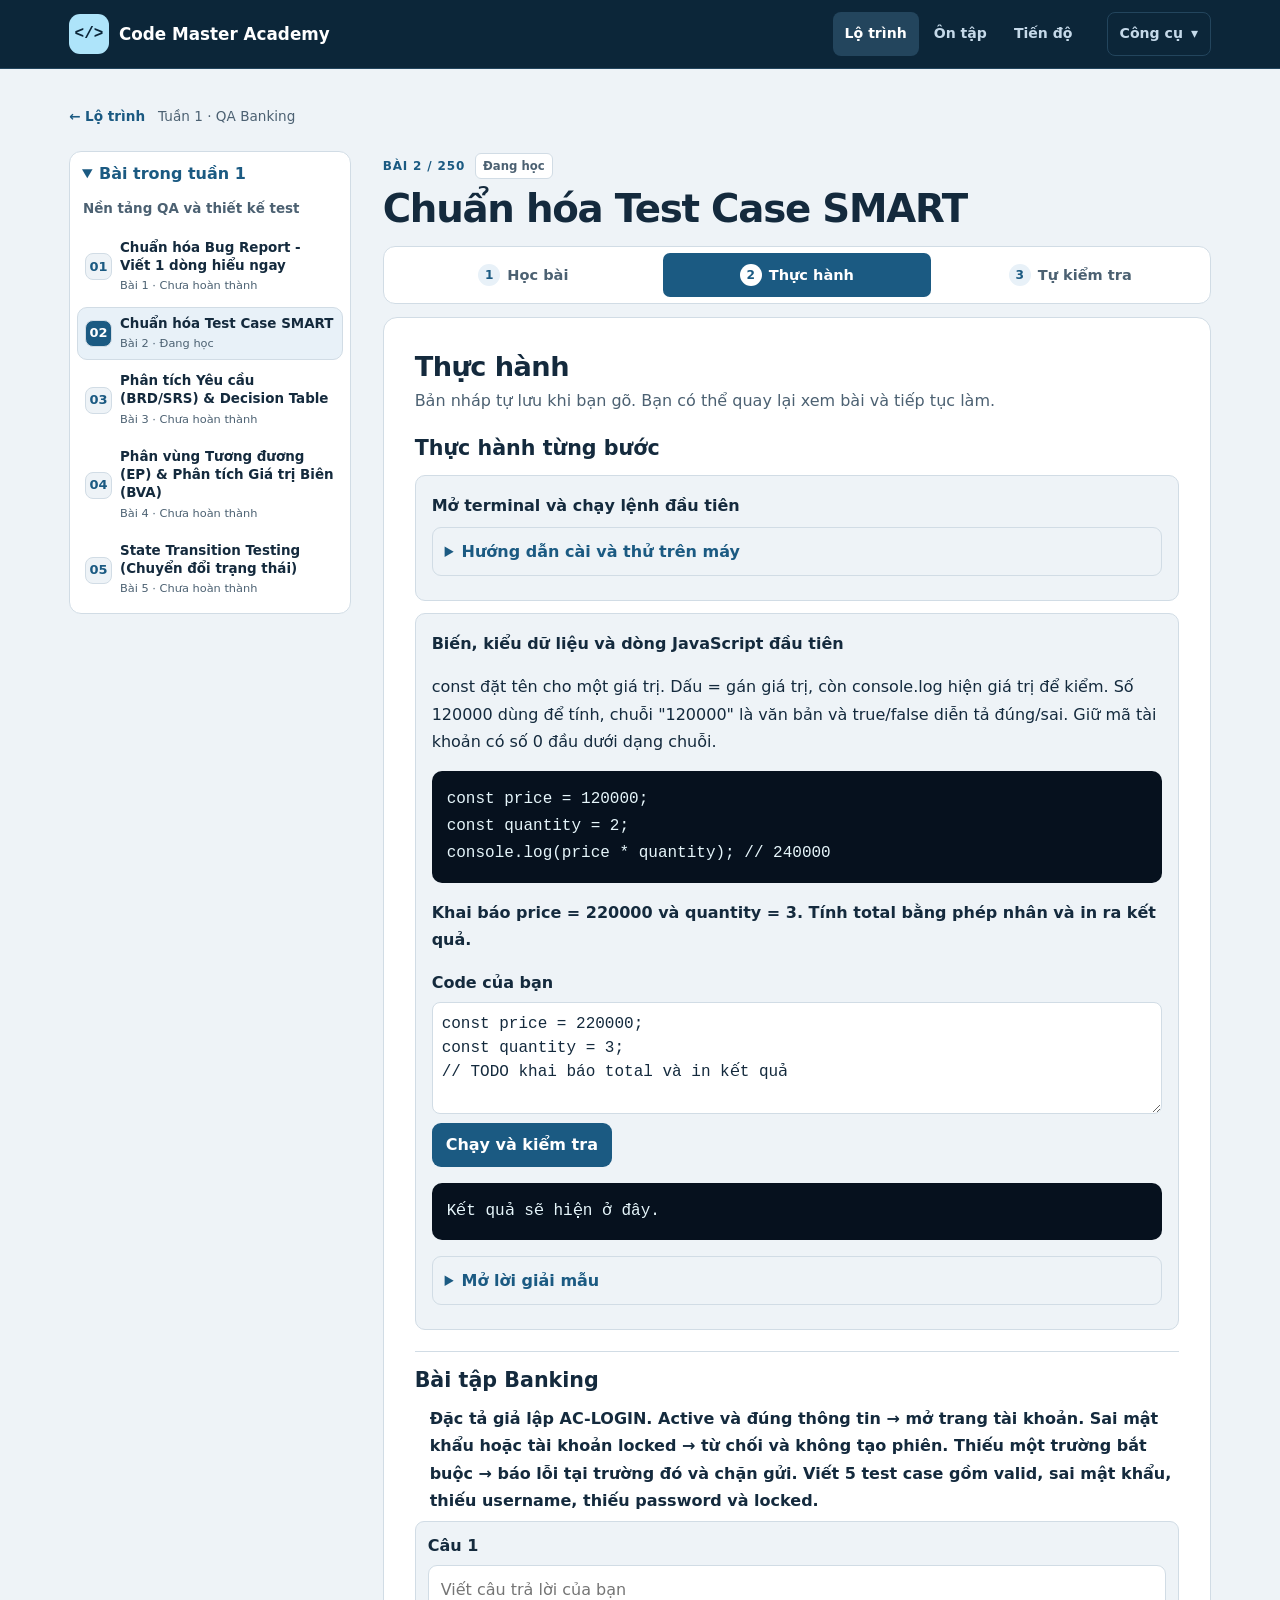
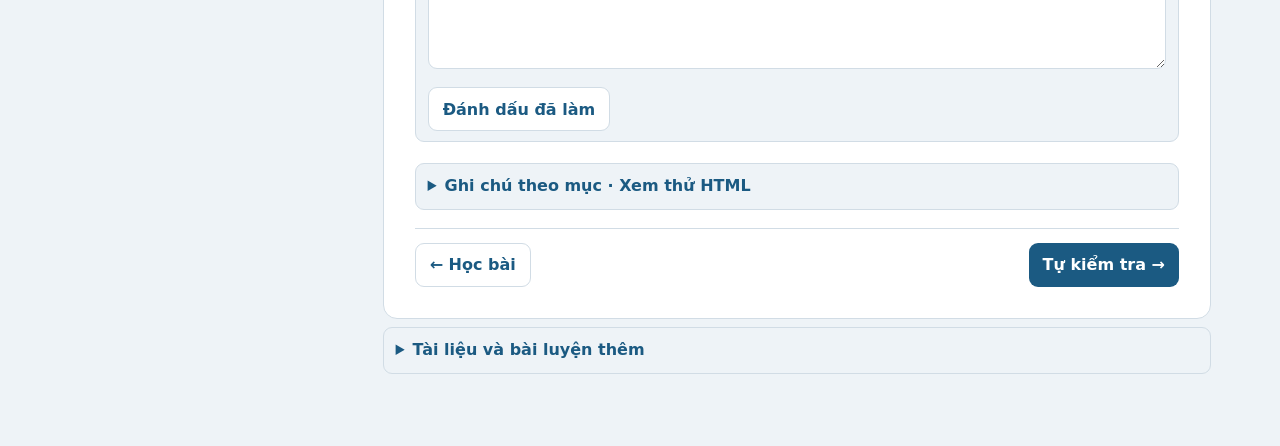
<file: qa-starter.html>
<!doctype html>
<html lang="vi">
<head>
  <meta charset="utf-8">
  <meta name="viewport" content="width=device-width, initial-scale=1">
  <title>QA Automation trong bài học · Code Master Academy</title>
  <link rel="stylesheet" href="./guided-flow.css?v=31">
</head>
<body data-academy="code">
  <main id="root" data-qa-starter-redirect>
    <h1>QA Automation trong bài học</h1>
    <p>Các bước đã nằm trong phần thực hành của từng bài QA.</p>
    <p><a class="study-primary" href="./#bai/QA1D2/thuc-hanh">Mở bài Test Case và JavaScript đầu tiên</a></p>
  </main>
  <script src="./qa-starter.js?v=34"></script>
</body>
</html>
</file>
<file: study-style.css>
:root{--ux-panel:#133047;--ux-soft:#19384e;--ux-accent:#ffd66a;--ux-border:#38566d;--ux-base:#071625;--ux-ink:#edf5fb;--ux-muted:#c3d0dc}

/* Focused responsive reading mode */
.reading-mode #root{padding-bottom:154px}
.reading-mode #root>.card,.reading-mode #root>.row,.reading-mode #root>.controls,.reading-mode #root>.optional-notes{max-width:860px;margin-left:auto;margin-right:auto}
.reading-mode #root>.card{padding:clamp(17px,3.4vw,30px)}
.reading-mode .card h2{line-height:1.32;letter-spacing:-.015em}
.reading-mode .card h3{line-height:1.4}
.reading-mode .block,.reading-mode .bullet,.reading-mode .number{line-height:1.83}
.reading-mode .number{border-left:3px solid var(--ux-accent);background:var(--ux-soft);padding:13px 16px 13px 22px;margin:18px 0 9px;border-radius:0 10px 10px 0}
.reading-mode .bullet{margin:12px 0;padding-left:23px}
.reading-mode .callout,.reading-mode .alert{border-left:4px solid var(--ux-accent);padding:14px 17px}
.reading-mode .lesson-nav,.reading-mode .navdays{position:sticky;top:0;z-index:12;display:flex;flex-wrap:nowrap;overflow-x:auto;overscroll-behavior-x:contain;scroll-snap-type:x proximity;background:var(--ux-panel);border:1px solid var(--ux-border);border-radius:12px;padding:9px;gap:8px;margin:18px 0 20px;scrollbar-width:thin}
.reading-mode .lesson-nav button,.reading-mode .navdays button{flex:0 0 auto;max-width:210px;overflow:hidden;text-overflow:ellipsis;white-space:nowrap;scroll-snap-align:center}
.reading-mode .lesson-nav .active,.reading-mode .navdays .active{background:var(--ux-accent)!important;color:#17251d!important;font-weight:750}
.reading-highlight{background:var(--ux-soft);border-left:4px solid var(--ux-accent);border-radius:0 12px 12px 0;padding:13px 17px;margin:18px 0 22px}
.reading-highlight strong{color:var(--ux-accent);font-weight:800;letter-spacing:.02em}
.reading-highlight p{margin:6px 0 0;font-size:.98rem}
.inline-answer{margin:8px 0 23px;padding:15px;background:var(--ux-panel);border:1px solid var(--ux-border);border-radius:14px}
.inline-answer label{margin:0 0 10px;color:var(--ux-accent);font-weight:750}
.inline-answer textarea{min-height:104px;resize:vertical;width:100%;font-size:16px;line-height:1.55;padding:12px}
.answer-status{font-size:.78rem;font-weight:500;margin-left:8px;color:var(--ux-muted)}
.answer-actions{display:flex;flex-wrap:wrap;gap:10px;align-items:center;margin-top:10px}
.answer-actions small{font-size:.8rem;color:var(--ux-muted)}
.practice-panel{margin-top:22px;padding:16px;border:1px dashed var(--ux-accent);border-radius:12px}
.question-prompt{padding:12px 0;font-weight:650;line-height:1.65}
.learning-toolbar{position:fixed;bottom:0;left:0;right:0;z-index:100;background:var(--ux-panel);border-top:1px solid var(--ux-border);box-shadow:0 -10px 36px #0007;padding:9px clamp(10px,4vw,28px) max(11px,env(safe-area-inset-bottom))}
.learning-progress{display:flex;justify-content:space-between;align-items:center;gap:12px;font-size:.78rem;font-weight:700;color:var(--ux-muted);max-width:1080px;margin:auto}
.learning-progress span:first-child{white-space:nowrap;overflow:hidden;text-overflow:ellipsis}
.learning-progress span:last-child{white-space:nowrap}
.learning-meter{max-width:1080px;margin:5px auto 8px;height:4px;border-radius:6px;background:var(--ux-border);overflow:hidden}
.learning-meter>div{height:100%;background:var(--ux-accent)}
.learning-actions{display:flex;max-width:1080px;align-items:center;margin:auto;gap:7px}
.learning-actions button{flex:0 0 auto;min-height:40px;padding:8px 12px;white-space:nowrap;font-size:.85rem}
.learning-actions button:disabled{opacity:.35;cursor:not-allowed}
.learning-actions select{flex:1;min-width:0;width:auto;max-width:none;min-height:40px;background:var(--ux-base);border:1px solid var(--ux-border);color:var(--ux-ink);font:inherit;font-size:.85rem}
.optional-notes{border:1px solid var(--ux-border);padding:12px 16px;border-radius:12px;margin:15px auto}
.optional-notes>summary{cursor:pointer;font-weight:750;color:var(--ux-muted)}
.optional-notes .card{margin:12px 0 0;box-shadow:none}
.resume-banner{border:1px solid var(--ux-border);border-left:4px solid var(--ux-accent);background:var(--ux-panel);padding:16px;display:flex;gap:12px;align-items:center;justify-content:space-between;border-radius:12px;margin:16px 0}
.resume-banner p{margin:4px 0 0;color:var(--ux-muted)}
.resume-banner button{white-space:nowrap}
.banking-shortcut{display:block;margin:12px 0}
@media(max-width:600px){
 .reading-mode #root{padding-bottom:165px}
 .reading-mode #root>.card{padding:17px 14px}
 .reading-mode .lesson-nav,.reading-mode .navdays{margin-left:-8px;margin-right:-8px;border-radius:10px}
 .reading-mode .lesson-nav button,.reading-mode .navdays button{max-width:165px;font-size:.84rem;padding:9px 12px}
 .reading-mode .card h2{font-size:1.3rem}
 .learning-toolbar{padding:8px 8px max(9px,env(safe-area-inset-bottom))}
 .learning-actions{gap:4px}
 .learning-actions button{font-size:.75rem;min-height:42px;padding:8px 7px}
 .learning-actions select{font-size:.76rem;min-width:62px;padding:8px 5px}
 .inline-answer{padding:13px 11px;margin-bottom:18px}
 .resume-banner{flex-wrap:wrap}
}
@media(prefers-reduced-motion:reduce){.reading-mode *{scroll-behavior:auto!important}}
</file>
<file: learning-plus.css>
/* Learning Plus: styles used by both academies. */
.lp-page{max-width:980px;margin:0 auto;padding:12px 0 70px}
.lp-page h2{line-height:1.35;margin:6px 0 16px}
.lp-panel,.lp-home-pulse{background:var(--ux-panel);border:1px solid var(--ux-border);border-radius:16px;padding:18px;margin:14px 0;overflow-wrap:anywhere}
.lp-panel h3{margin-top:0;font-size:1.1rem}
.lp-panel p{line-height:1.68}
.lp-muted,.lp-panel small{color:var(--ux-muted)}
.lp-option{display:flex;align-items:flex-start;gap:9px;padding:10px 12px;margin:8px 0;border:1px solid var(--ux-border);border-radius:10px;cursor:pointer;line-height:1.5;font-weight:500}
.lp-option input{width:20px!important;height:20px;flex:0 0 20px;accent-color:var(--ux-accent);margin:2px 0 0}
.lp-row{display:flex;flex-wrap:wrap;align-items:center;gap:9px;margin:12px 0}
.lp-row button,.lp-page>button{padding:10px 13px;min-height:42px}
.lp-feedback{background:var(--ux-soft);border-left:4px solid var(--ux-accent);margin:12px 0;padding:12px 16px;border-radius:8px;line-height:1.65}
.lp-feedback strong{color:var(--ux-accent)}
.lp-answer{white-space:pre-wrap;line-height:1.7;margin:12px 0;padding:14px;border-radius:10px;background:var(--ux-soft);border:1px solid var(--ux-border)}
.lp-home-pulse{border-left:5px solid var(--ux-accent);margin-bottom:20px}
.lp-home-pulse strong{font-size:1.1rem;color:var(--ux-accent)}
.lp-home-pulse p{margin:8px 0}
.lp-inline-actions{margin-bottom:15px;gap:8px}
.lp-inline-actions button{min-height:42px}
.lp-milestone{border:1px solid var(--ux-border);padding:12px;margin:12px 0;border-radius:10px;background:var(--ux-soft)}
.lp-milestone>summary{font-weight:750;cursor:pointer}
.lp-milestone textarea,.lp-panel textarea{width:100%;font:inherit;line-height:1.5;min-height:90px}
.lp-panel progress{height:10px;width:100%;accent-color:var(--ux-accent)}
.lp-panel a{display:inline-block;overflow-wrap:anywhere}
.lp-panel input[type="text"],.lp-page>input{width:100%;padding:12px;font:inherit;border-radius:10px}
.lp-nav{font-weight:650}
.lp-page ul{padding-left:22px}
#lp-trips{display:grid;grid-template-columns:repeat(auto-fit,minmax(min(100%,340px),1fr));gap:12px}
#lp-trips .lp-panel{margin:0}
#lp-quiz .lp-panel{margin:14px 0}
.lp-page select{background:var(--ux-base);color:var(--ux-ink);border:1px solid var(--ux-border)}
.lp-run-output{background:#071524;color:#d3f5df;white-space:pre-wrap;min-height:100px;max-height:360px;overflow:auto;border-radius:9px;padding:13px;font:13px/1.6 ui-monospace,Consolas,monospace}
.lp-code{width:100%;min-height:220px;resize:vertical;font:13px/1.65 ui-monospace,Consolas,monospace;background:#071524;color:#f0f8ff;border:1px solid #47647c;border-radius:10px;padding:13px;tab-size:4}
.lp-hint{border-left:4px solid var(--ux-accent);background:var(--ux-soft);padding:12px 15px;border-radius:8px}
.lp-sandbox-btn{background:#356382}
header nav{gap:7px}
header nav .lp-nav{font-size:.87rem}
@media(max-width:650px){
 .lp-page{padding:0 0 80px}
 .lp-panel,.lp-home-pulse{padding:14px 13px;border-radius:12px}
 .lp-row button{flex:1 1 auto}
 header nav .lp-nav{flex:1 1 43%;font-size:.8rem;min-height:40px;padding:8px 10px}
 .lp-home-pulse{margin:12px 0}
}
</file>
<file: guided-flow.css>
/* Shared layout for the course catalog and reader. */
:root {
  color-scheme: light;
  --page: #eef3f7;
  --paper: #fff;
  --ink: #142a3d;
  --muted-ink: #4c6172;
  --line: #d1dce5;
  --tint: #e8f1f8;
  --accent: #1b5a82;
  --accent-hover: #124466;
  --brand: #0c2639;
  --brand-edge: #23455d;
  --brand-text: #c5d9e9;
  --highlight: #aee4fa;
  --focus: #1662a0;
}

body[data-academy="italian"] {
  --page: #f3f4ee;
  --paper: #fffefa;
  --ink: #193427;
  --muted-ink: #4a6255;
  --line: #d4dfd5;
  --tint: #e9f2e9;
  --accent: #246144;
  --accent-hover: #17462e;
  --brand: #15372a;
  --brand-edge: #365747;
  --brand-text: #d7e5d9;
  --highlight: #f4db92;
  --focus: #23744f;
}

body[data-academy] {
  --ux-panel: var(--paper);
  --ux-soft: var(--tint);
  --ux-accent: var(--accent);
  --ux-border: var(--line);
  --ux-base: var(--page);
  --ux-ink: var(--ink);
  --ux-muted: var(--muted-ink);
  margin: 0;
  background: var(--page);
  color: var(--ink);
  font: 16px/1.55 system-ui, -apple-system, "Segoe UI", sans-serif;
}

body[data-academy] :is(h1, h2, h3, h4, label) { color: var(--ink); }
body[data-academy] :is(small, .muted, .study-muted) { color: var(--muted-ink); }
body[data-academy] :is(a, .eyebrow, .subheading) { color: var(--accent); }
body[data-academy] :is(a, button, input, select, textarea, summary):focus-visible {
  outline: 3px solid var(--focus);
  outline-offset: 3px;
}

body[data-academy] :is(.card, details, input, select, textarea, .video) {
  background: var(--paper);
  border-color: var(--line);
  color: var(--ink);
}
body[data-academy] .card { box-shadow: none; }
body[data-academy] :is(.callout, .alert, .pill, th) {
  background: var(--tint);
  color: var(--ink);
}
body[data-academy] :is(td, th) { border-color: var(--line); }
body[data-academy] :is(button, a.secondary, .study-primary) {
  min-height: 44px;
  border-radius: 9px;
  font-weight: 650;
  line-height: 1.35;
}
body[data-academy] :is(button, .study-primary) { background: var(--accent); color: #fff; }
body[data-academy] :is(button, .study-primary):hover { background: var(--accent-hover); }
body[data-academy] .secondary {
  border: 1px solid var(--line);
  background: var(--paper);
  color: var(--accent);
}
body[data-academy] .secondary:hover { background: var(--tint); color: var(--accent-hover); }
body[data-academy] :is(a.secondary, .study-primary) {
  display: inline-flex;
  align-items: center;
  justify-content: center;
  padding: 10px 14px;
  text-decoration: none;
}
body[data-academy] [hidden] { display: none !important; }

#root {
  max-width: 1210px;
  margin: auto;
  padding: 26px clamp(12px, 3vw, 34px) 64px;
}
.study-kicker {
  margin: 0;
  color: var(--accent);
  font-size: .73rem;
  font-weight: 780;
  letter-spacing: .085em;
}

.site-header {
  position: relative;
  z-index: 8;
  padding: 0;
  background: var(--brand);
  border-bottom: 1px solid var(--brand-edge);
}
.site-header > .study-header-inner {
  max-width: 1210px;
  min-height: 68px;
  margin: auto;
  padding: 8px clamp(12px, 3vw, 34px);
  display: grid;
  grid-template-columns: minmax(0, 1fr) auto auto;
  grid-template-areas: "brand nav tools";
  align-items: center;
  gap: 22px;
}
body[data-academy] .site-header a { color: var(--brand-text); text-decoration: none; }
.site-header :is(a, summary):focus-visible { outline-color: var(--highlight) !important; }
.study-brand {
  grid-area: brand;
  display: flex;
  align-items: center;
  gap: 10px;
  width: fit-content;
  min-height: 44px;
  color: #fff !important;
  font-size: 1.05rem;
}
.study-brand-mark {
  display: grid;
  flex: 0 0 40px;
  place-items: center;
  width: 40px;
  height: 40px;
  border-radius: 11px;
  background: var(--highlight);
  color: var(--brand);
  font: 760 1rem ui-monospace, Consolas, monospace;
}
.site-header .study-nav {
  grid-area: nav;
  display: flex;
  gap: 3px;
  margin: 0;
  flex-wrap: nowrap;
}
.study-nav-link, .study-menu > summary {
  display: inline-flex;
  align-items: center;
  justify-content: center;
  min-height: 44px;
  padding: 7px 12px;
  border-radius: 8px;
  font-size: .88rem;
  font-weight: 650;
}
body[data-academy] .site-header .study-nav-link:is(:hover, [aria-current]), .study-menu > summary:hover {
  background: var(--brand-edge);
  color: #fff;
}
body[data-academy] .site-header .study-menu {
  grid-area: tools;
  position: relative;
  margin: 0;
  padding: 0;
  background: transparent;
  color: var(--brand-text);
}
.study-menu > summary {
  cursor: pointer;
  gap: 8px;
  border: 1px solid var(--brand-edge);
  list-style: none;
}
.study-menu > summary::-webkit-details-marker { display: none; }
.study-menu > summary::after { content: "▾"; }
.study-menu-links {
  position: absolute;
  right: 0;
  top: calc(100% + 7px);
  display: grid;
  width: min(270px, calc(100vw - 24px));
  max-height: 70dvh;
  overflow: auto;
  padding: 6px;
  border: 1px solid var(--line);
  border-radius: 12px;
  background: var(--paper);
  box-shadow: 0 12px 26px #11283828;
}
body[data-academy] .site-header .study-menu-link {
  display: flex;
  align-items: center;
  min-height: 44px;
  padding: 7px 11px;
  border-radius: 7px;
  color: var(--ink);
}
.site-header .study-menu-link:hover { background: var(--tint); }
.site-header .study-menu-link:focus-visible { outline-color: var(--focus) !important; }

.study-hero {
  display: grid;
  grid-template-columns: minmax(0, 1.28fr) minmax(0, 1fr);
  align-items: center;
  gap: clamp(20px, 5vw, 66px);
  padding: clamp(20px, 4.2vw, 47px);
  border-radius: 20px;
  border: 1px solid var(--brand-edge);
  background: var(--brand);
  color: var(--brand-text);
}
.study-hero-copy > .study-kicker { color: var(--highlight); }
body[data-academy] .study-hero h1 {
  margin: 8px 0 9px;
  color: #fff;
  font-size: clamp(1.75rem, 3.8vw, 3rem);
  letter-spacing: -.045em;
  line-height: 1.13;
}
.study-hero-copy > p:not(.study-kicker) { margin: 0; max-width: 43ch; }
.study-course-progress {
  display: flex;
  justify-content: space-between;
  gap: 9px;
  margin: 22px 0 2px;
  max-width: 320px;
  font-size: .85rem;
}
.study-course-progress strong { color: #fff; }
.study-meter {
  display: block;
  width: min(100%, 320px);
  height: 8px;
  margin: 0;
  overflow: hidden;
  border: 0;
  border-radius: 5px;
  background: var(--brand-edge);
  accent-color: var(--highlight);
}
.study-meter::-webkit-progress-bar { background: var(--brand-edge); }
.study-meter::-webkit-progress-value { background: var(--highlight); }
.study-meter::-moz-progress-bar { background: var(--highlight); }
.study-resume {
  padding: clamp(15px, 2.6vw, 26px);
  border: 1px solid var(--line);
  border-radius: 14px;
  background: var(--paper);
  color: var(--ink);
}
.study-resume h2 {
  margin: 7px 0 3px;
  font-size: clamp(1.14rem, 2.1vw, 1.45rem);
  line-height: 1.35;
  overflow-wrap: anywhere;
}
.study-resume-meta { margin: 0 0 13px; color: var(--muted-ink); font-size: .87rem; }

.study-catalog { margin-top: clamp(24px, 4vw, 42px); }
.study-catalog-heading {
  display: grid;
  grid-template-columns: minmax(0, 1fr) minmax(250px, 380px);
  align-items: end;
  gap: 16px;
  margin-bottom: 15px;
}
.study-catalog h2 {
  margin: 3px 0 0;
  font-size: clamp(1.4rem, 2.8vw, 1.9rem);
  letter-spacing: -.025em;
}
.study-search label { margin: 0 0 5px; font-size: .84rem; }
.study-search input { min-height: 46px; }
.study-tracks {
  display: grid;
  grid-auto-columns: minmax(0, 1fr);
  grid-auto-flow: column;
  gap: 8px;
}
body[data-academy] .study-track {
  display: flex;
  align-items: center;
  gap: 10px;
  min-height: 69px;
  min-width: 0;
  padding: 9px 12px;
  border: 1px solid var(--line);
  border-radius: 11px;
  background: var(--paper);
  color: var(--ink);
  text-align: left;
}
body[data-academy] .study-track:is(:hover, [aria-pressed="true"]) {
  border-color: var(--accent);
  background: var(--tint);
}
.study-track > span:last-child { min-width: 0; }
.study-track strong { display: block; font-size: .92rem; overflow-wrap: anywhere; }
.study-track small { display: block; margin-top: 3px; font-size: .75rem; font-weight: 500; }
.study-track-order {
  display: grid;
  flex: 0 0 29px;
  place-items: center;
  height: 29px;
  border-radius: 8px;
  background: var(--tint);
  color: var(--accent);
  font: 750 .8rem ui-monospace, Consolas, monospace;
}
.study-track[aria-pressed="true"] .study-track-order { background: var(--accent); color: #fff; }
.study-results-count { margin: 11px 0 0; color: var(--muted-ink); font-size: .9rem; }
.study-results-count:empty { display: none; }
.study-listing { display: grid; gap: 6px; margin-top: 12px; }
body[data-academy] .study-week {
  margin: 0 0 7px;
  padding: 0;
  border: 1px solid var(--line);
  border-radius: 11px;
}
.study-week > summary {
  display: grid;
  grid-template-columns: 69px minmax(0, 1fr) auto 14px;
  align-items: center;
  gap: 10px;
  min-height: 51px;
  padding: 9px 12px;
  border-radius: 10px;
  list-style: none;
}
.study-week > summary::-webkit-details-marker { display: none; }
.study-week[open] > summary { background: var(--tint); border-radius: 10px 10px 0 0; }
.study-week[open] > summary .study-arrow { transform: rotate(90deg); }
.study-week-number { color: var(--accent); font-size: .82rem; }
.study-week strong { line-height: 1.35; }
.study-week > summary > small { font-weight: 500; }
.study-week .study-week-intro {
  margin: 0;
  padding: 0 14px;
  border-radius: 0;
  font-size: .88rem;
}
.study-week-intro > summary {
  min-height: 42px;
  padding: 10px 0;
  color: var(--accent);
}
.study-week-intro > div { padding-bottom: 8px; overflow-wrap: anywhere; }

.study-lesson-row {
  display: grid;
  grid-template-columns: 35px minmax(0, 1fr) 14px;
  align-items: center;
  gap: 11px;
  min-height: 58px;
  min-width: 0;
  padding: 8px 12px;
  border: 1px solid var(--line);
  border-radius: 10px;
  background: var(--paper);
  color: var(--ink) !important;
  text-decoration: none;
}
.study-lesson-row:hover, .study-lesson-row[aria-current] { background: var(--tint); }
.study-lesson-number {
  display: grid;
  place-items: center;
  width: 34px;
  height: 34px;
  border: 1px solid var(--line);
  border-radius: 8px;
  background: var(--page);
  color: var(--accent);
  font-weight: 750;
  font-size: .81rem;
}
body[data-academy="italian"] .study-lesson-number { border-radius: 50%; }
:is(.is-done, .study-lesson-row[aria-current]) .study-lesson-number { background: var(--accent); color: #fff; }
.study-lesson-name strong {
  display: block;
  overflow-wrap: anywhere;
  font-size: .94rem;
  line-height: 1.35;
}
.study-lesson-name small { display: block; margin-top: 2px; font-size: .75rem; }
.study-arrow { color: var(--accent); font-size: 1.3rem; line-height: 1; }
.study-week .study-lesson-row { border-width: 1px 0 0; border-radius: 0; }
.study-week .study-lesson-row:last-child { border-radius: 0 0 10px 10px; }

.study-breadcrumb {
  display: flex;
  align-items: center;
  gap: 13px;
  margin-bottom: 12px;
  color: var(--muted-ink);
  font-size: .85rem;
}
.study-text-link {
  display: inline-flex;
  flex-shrink: 0;
  align-items: center;
  min-height: 44px;
  font-weight: 680;
  text-decoration: none;
}
.study-text-link:hover { text-decoration: underline; }
.study-workspace {
  display: grid;
  grid-template-columns: minmax(222px, .34fr) minmax(0, 1fr);
  align-items: start;
  gap: clamp(16px, 2.8vw, 32px);
}
body[data-academy] .study-syllabus {
  position: sticky;
  top: 14px;
  margin: 0;
  padding: 0;
  border: 1px solid var(--line);
  border-radius: 12px;
}
.study-syllabus > summary {
  min-height: 44px;
  padding: 10px 12px;
  color: var(--accent);
}
.study-syllabus-list {
  display: grid;
  gap: 4px;
  max-height: calc(100dvh - 84px);
  overflow-y: auto;
  margin: 0;
  padding: 0 7px 7px;
}
.study-sidebar-title {
  margin: 2px 6px 7px;
  color: var(--muted-ink);
  font-size: .84rem;
  font-weight: 650;
}
.study-syllabus .study-lesson-row {
  grid-template-columns: 28px minmax(0, 1fr);
  gap: 7px;
  min-height: 48px;
  padding: 7px;
  border-color: transparent;
}
.study-syllabus .study-lesson-row[aria-current] { border-color: var(--line); }
.study-syllabus .study-arrow { display: none; }
.study-syllabus .study-lesson-number { width: 27px; height: 27px; }
.study-syllabus .study-lesson-name strong { font-size: .84rem; }
.study-syllabus .study-lesson-name small { font-size: .71rem; }
.study-lesson-pane { min-width: 0; }
.study-lesson-title { margin: 2px 0 14px; }
.study-lesson-meta {
  display: flex;
  flex-wrap: wrap;
  align-items: center;
  gap: 10px;
  color: var(--accent);
  font-size: .75rem;
  font-weight: 780;
  letter-spacing: .07em;
}
.study-lesson-status {
  padding: 3px 7px;
  border: 1px solid var(--line);
  border-radius: 6px;
  background: var(--paper);
  color: var(--muted-ink);
  font-size: .73rem;
  font-weight: 600;
  letter-spacing: 0;
}
.study-lesson-title h1 {
  margin: 7px 0 0;
  font-size: clamp(1.5rem, 3.35vw, 2.42rem);
  letter-spacing: -.032em;
  line-height: 1.18;
  overflow-wrap: anywhere;
}
.study-stages {
  position: sticky;
  top: 0;
  z-index: 5;
  display: grid;
  grid-auto-flow: column;
  grid-auto-columns: minmax(0, 1fr);
  gap: 6px;
  margin: 0 0 13px;
  padding: 6px;
  border: 1px solid var(--line);
  border-radius: 12px;
  background: var(--paper);
}
.study-step {
  display: flex;
  align-items: center;
  justify-content: center;
  gap: 7px;
  min-height: 44px;
  padding: 6px 5px;
  border-radius: 7px;
  color: var(--muted-ink) !important;
  font-size: .91rem;
  line-height: 1.2;
  text-align: center;
  text-decoration: none;
}
.study-step:hover { background: var(--tint); }
.study-step span {
  display: grid;
  flex: 0 0 22px;
  place-items: center;
  height: 22px;
  border-radius: 50%;
  background: var(--tint);
  color: var(--accent);
  font-size: .76rem;
  font-weight: 750;
}
.study-step[aria-current] { background: var(--accent); color: #fff !important; }
.study-step[aria-current] span { background: #fff; }
.study-article {
  min-width: 0;
  padding: clamp(13px, 3.3vw, 31px);
  border: 1px solid var(--line);
  border-radius: 14px;
  background: var(--paper);
  overflow-wrap: anywhere;
}
.study-article > h2 { margin: 0; font-size: clamp(1.27rem, 2.5vw, 1.7rem); letter-spacing: -.02em; }
.study-stage-help { margin: 5px 0 13px; color: var(--muted-ink); }
.study-definitions {
  margin: 12px 0 16px;
  padding: 12px clamp(10px, 2.5vw, 16px);
  border: 1px solid var(--line);
  border-radius: 10px;
  background: var(--tint);
}
.study-definitions h3 { margin: 0 0 4px; font-size: 1.05rem; }
.study-definitions dl, .study-definitions dd { margin: 0; }
.study-definitions dl > div { padding: 7px 0; overflow-wrap: anywhere; }
.study-definitions dl > div + div { border-top: 1px solid var(--line); }
.study-definitions dt { font-weight: 700; }
.study-definitions dd { line-height: 1.5; }
.qa-practice-unit {
  margin: 12px 0;
  padding: clamp(10px, 2vw, 16px);
  border: 1px solid var(--line);
  border-radius: 10px;
  background: var(--page);
  min-width: 0;
}
.qa-practice-unit h4 { margin: 0 0 7px; }
.qa-practice-task, .qa-practice-label { font-weight: 650; }
.qa-practice-unit textarea {
  display: block;
  width: 100%;
  min-height: 112px;
  margin: 6px 0 9px;
  padding: 9px;
  border: 1px solid var(--line);
  border-radius: 8px;
  font: 16px/1.5 ui-monospace, monospace;
  resize: vertical;
}
.study-prose.qa-practice-unit pre { white-space: pre-wrap; overflow-wrap: anywhere; }
.qa-practice-unit .qa-practice-result { min-height: 42px; }
.qa-practice-check { display: flex; gap: 8px; align-items: flex-start; }
.qa-practice-check input { flex: 0 0 auto; margin-top: .4em; }
.qa-practice-frame {
  display: block;
  width: 100%;
  height: 420px;
  margin: 12px 0;
  border: 1px solid var(--line);
  border-radius: 8px;
}
.study-part-nav {
  display: block;
  margin: 14px 0 18px;
  padding: 10px 12px;
  border: 1px solid var(--line);
  border-radius: 9px;
  background: var(--page);
  font-size: .87rem;
}
.study-part-nav ul {
  display: flex;
  flex-wrap: wrap;
  align-items: center;
  gap: 0 13px;
  margin: 1px 0 0;
  padding: 0;
  list-style: none;
}
.study-part-link {
  display: inline-flex;
  align-items: center;
  min-height: 38px;
  text-underline-offset: 3px;
}
.study-part-link[aria-current] { font-weight: 750; }
.study-part-menu .study-part-nav { margin: 0; padding: 0; border: 0; }
.study-part {
  margin: 21px 0;
  scroll-margin-top: 80px;
}
.study-part + .study-part:not(.study-disclosure) {
  padding-top: 15px;
  border-top: 1px solid var(--line);
}
.study-part-heading { margin: 0 0 7px; font-size: clamp(1.1rem, 2vw, 1.29rem); line-height: 1.35; }
.study-prose { line-height: 1.7; }
.study-prose :is(.block, .bullet, .number) { margin: 7px 0; }
.study-prose .block { white-space: pre-wrap; }
.study-prose .tablewrap { max-width: 100%; }
.study-prose :is(th, td) { min-width: 100px; }
.study-prose pre { max-width: 100%; overflow: auto; white-space: pre; }
.study-prose .video { padding: 10px 11px; border: 1px solid var(--line); border-radius: 8px; }
.study-prose .video p { margin: 0; }
.study-prose .video a { display: inline-flex; align-items: center; min-height: 44px; }
.study-prose .inline-answer {
  margin: 7px 0 18px;
  padding: 10px 12px;
  background: var(--page);
  border-color: var(--line);
  border-radius: 9px;
}
.study-prose .inline-answer label { margin-bottom: 6px; }
.study-prose .question-prompt { margin: 12px 0 0; padding: 0; }
.study-question { margin-top: 10px; }
.study-question > :is(.block, .bullet, .number) { font-weight: 650; }
.study-prose .answer-status:not(:empty) {
  display: inline-block;
  padding: 2px 5px;
  border-radius: 4px;
  background: var(--tint);
  color: var(--accent);
}
.study-objective, .study-example, .study-listening, .study-recorder {
  padding: 13px 15px;
  border: 1px solid var(--line);
  border-radius: 10px;
  background: var(--tint);
}
.study-example { background: var(--page); border-left: 3px solid var(--accent); }
.study-listening > p, .study-recorder > p { margin: 4px 0 10px; }
.study-voice-label { display: block; margin-top: 6px; }
.study-recorder h4 { margin: 0; }
.study-recorder audio { display: block; width: min(100%, 365px); margin-top: 9px; }
.study-actions, .study-lesson-footer {
  display: flex;
  flex-wrap: wrap;
  align-items: center;
  gap: 8px;
}
.study-lesson-footer {
  justify-content: space-between;
  margin-top: 18px;
  padding-top: 14px;
  border-top: 1px solid var(--line);
}
.study-lesson-footer > .study-primary { margin-left: auto; }
.study-lab-link { margin: 3px 0; }
body[data-academy] .study-disclosure {
  padding: 0 12px;
  border: 1px solid var(--line);
  border-radius: 9px;
  background: var(--page);
}
.study-disclosure > summary {
  min-height: 44px;
  padding: 10px 0;
  color: var(--accent);
}
.study-disclosure[open] { padding-bottom: 11px; }
.study-disclosure > label:first-of-type { margin-top: 0; }
.study-disclosure > iframe { margin-top: 10px; }
.study-disclosure .study-resource-list {
  display: grid;
  grid-template-columns: repeat(auto-fit, minmax(min(100%, 235px), 1fr));
  gap: 3px 10px;
}
.study-resource-link {
  display: flex;
  align-items: center;
  min-height: 44px;
  padding: 4px;
  font-size: .9rem;
  text-underline-offset: 3px;
}
.study-resource-link[aria-current] { font-weight: 750; }
.study-resource-label { margin: 9px 0 0; font-size: .88rem; }
.study-finish { margin-top: 17px; padding-top: 12px; border-top: 1px solid var(--line); }
.study-finish h3 { margin: 11px 0 5px; }
.study-complete { display: flex; align-items: center; gap: 7px; min-height: 44px; cursor: pointer; }
.study-complete input { width: 19px; height: 19px; accent-color: var(--accent); }
.study-finish select { display: block; max-width: 300px; margin-top: 5px; }
.study-next-name { margin: 16px 0 9px; color: var(--muted-ink); }

@media (max-width: 999px) {
  .study-workspace { grid-template-columns: minmax(0, 1fr); gap: 10px; }
  body[data-academy] .study-syllabus { position: static; }
  .study-syllabus-list { max-height: 48dvh; }
  .study-syllabus .study-lesson-row { grid-template-columns: 28px minmax(0, 1fr) 14px; }
  .study-syllabus .study-arrow { display: block; }
  .study-breadcrumb { margin-bottom: 6px; }
}
@media (max-width: 660px) {
  #root { padding-top: 13px; }
  .study-reader .study-breadcrumb { display: none; }
  .site-header > .study-header-inner {
    grid-template-columns: minmax(0, 1fr) auto;
    grid-template-areas: "brand tools" "nav nav";
    gap: 4px 8px;
    padding-top: 5px;
    padding-bottom: 5px;
  }
  .study-brand { gap: 7px; font-size: .92rem; }
  .study-brand-mark { width: 34px; height: 34px; flex-basis: 34px; border-radius: 8px; }
  .site-header .study-nav { justify-content: stretch; }
  .study-nav-link { flex: 1 1 0; }
  .study-menu > summary { padding-inline: 8px; }
  .study-hero { grid-template-columns: minmax(0, 1fr); gap: 14px; padding: 15px; border-radius: 14px; }
  .study-hero-copy > p:not(.study-kicker) { font-size: .93rem; }
  .study-course-progress { margin-top: 10px; }
  .study-catalog-heading { grid-template-columns: minmax(0, 1fr); gap: 9px; }
  .study-tracks { grid-auto-flow: row; grid-template-columns: repeat(2, minmax(0, 1fr)); gap: 6px; }
  body[data-academy="code"] .study-tracks { grid-template-columns: repeat(3, minmax(0, 1fr)); }
  body[data-academy] .study-track { padding: 7px; gap: 5px; }
  body[data-academy="code"] .study-track { align-items: flex-start; flex-direction: column; }
  .study-track strong { font-size: .82rem; }
  .study-track small { font-size: .7rem; }
  .study-track-order { width: 22px; height: 22px; flex-basis: 22px; border-radius: 5px; font-size: .72rem; }
  .study-week > summary { grid-template-columns: 49px minmax(0, 1fr) auto 10px; gap: 6px; padding: 8px; }
  .study-week > summary > strong { font-size: .87rem; }
  .study-lesson-row { gap: 8px; padding-inline: 8px; }
  .study-lesson-title { margin-bottom: 11px; }
  .study-stages { gap: 3px; padding: 4px; }
  .study-step { font-size: .79rem; gap: 3px; }
  .study-step span { flex-basis: 17px; height: 17px; font-size: .66rem; }
  .study-part-nav { margin-block: 11px; }
  .study-objective, .study-example, .study-listening, .study-recorder { padding: 10px; }
}
@media (max-width: 385px) {
  .study-step { flex-direction: column; gap: 2px; padding: 4px 2px; }
  .study-step span { width: 17px; flex: 0 0 17px; }
}
</file>
